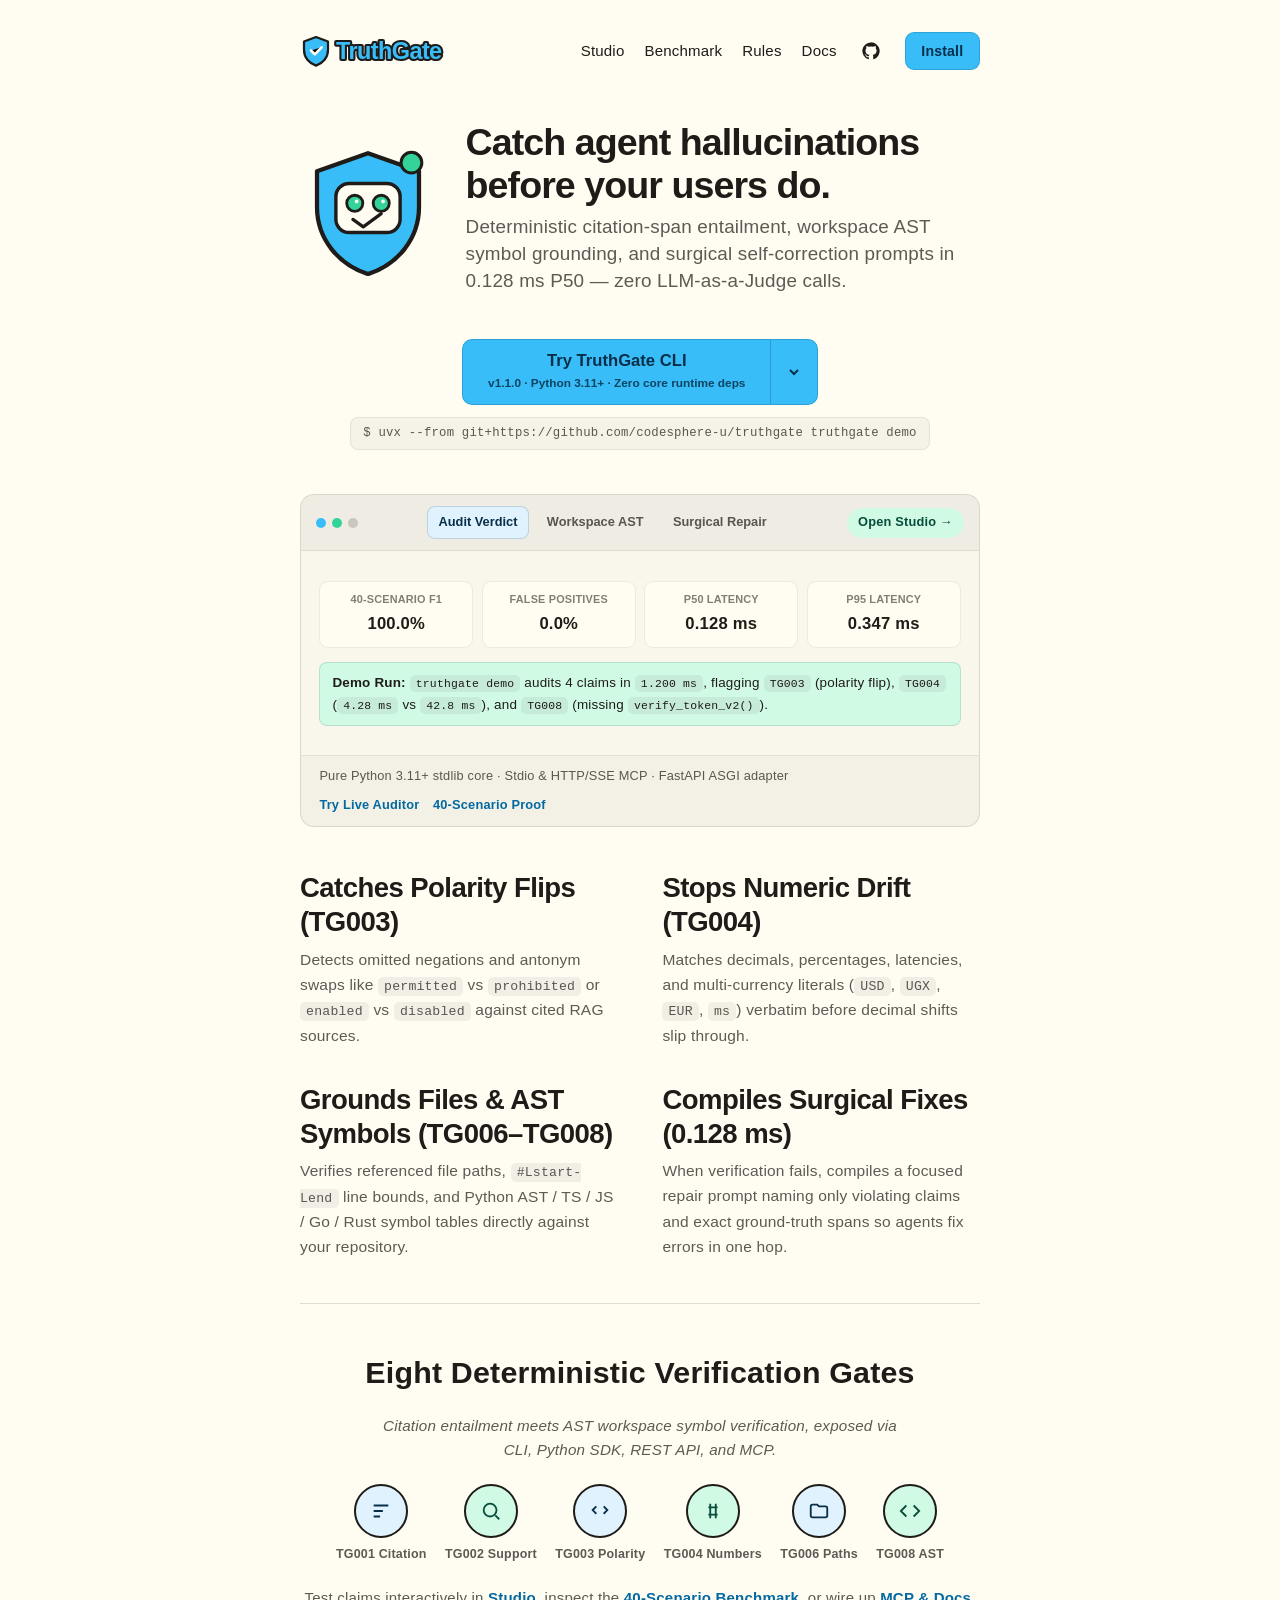
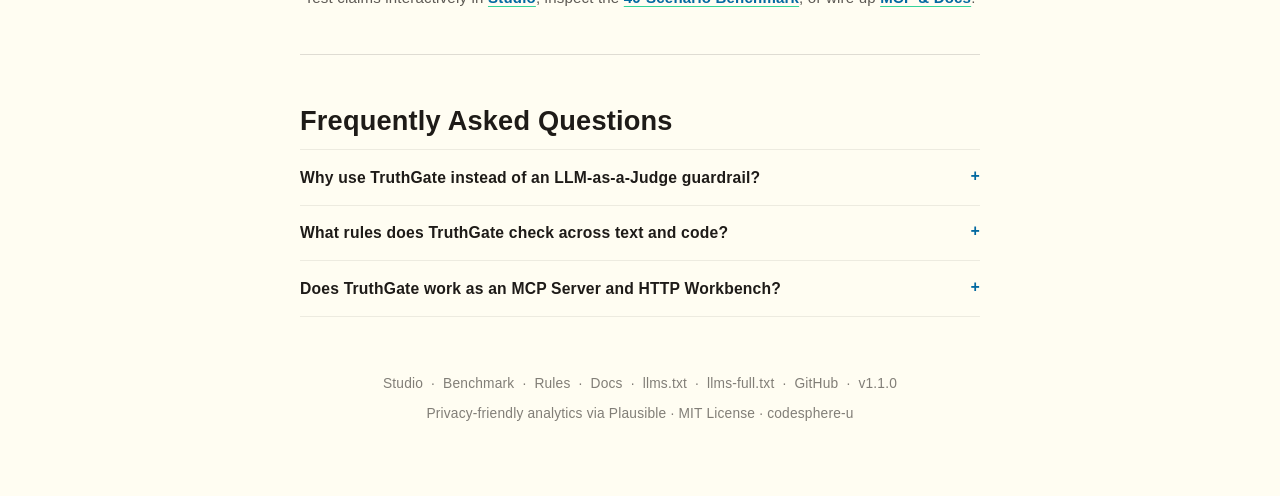
<file: website/index.html>
<!doctype html>
<html lang="en">
<head>
  <meta charset="utf-8">
  <meta name="viewport" content="width=device-width, initial-scale=1">
  <title>TruthGate — Deterministic Agent Hallucination &amp; AST Grounding Gate</title>
  <meta name="description" content="Catch phantom citations, negation polarity flips, numeric drift, and nonexistent code symbols in 0.128 ms with zero LLM judge calls or dependencies.">
  <meta name="keywords" content="TruthGate, hallucination detection, citation verification, negation inversion, numeric drift, workspace AST grounding, MCP server, Python verifier">
  <link rel="canonical" href="https://codesphere-u.github.io/truthgate/">
  <link rel="icon" type="image/svg+xml" href="favicon.svg">
  <link rel="manifest" href="manifest.webmanifest">
  <meta name="theme-color" content="#38bdf8">

  <meta property="og:type" content="website">
  <meta property="og:title" content="TruthGate — Deterministic Citation &amp; Symbol Verification Gate">
  <meta property="og:description" content="8 deterministic checks (TG001–TG008) catching agent hallucinations and compiling surgical repair prompts in 0.128 ms P50.">
  <meta property="og:url" content="https://codesphere-u.github.io/truthgate/">
  <meta property="og:image" content="https://codesphere-u.github.io/truthgate/og-image.svg">
  <meta property="og:image:alt" content="TruthGate v1.1.0 Azure Verification Shield mascot and 100.0% F1 benchmark summary">

  <meta name="twitter:card" content="summary_large_image">
  <meta name="twitter:title" content="TruthGate — Sub-Millisecond Agent Hallucination Auditor &amp; MCP Server">
  <meta name="twitter:description" content="100.0% recall, 0.0% false positive rate across 40 scenarios. Zero external runtime dependencies.">
  <meta name="twitter:image" content="https://codesphere-u.github.io/truthgate/og-image.svg">

  <link rel="stylesheet" href="styles.css">
  <script type="application/ld+json">
  {
    "@context": "https://schema.org",
    "@graph": [
      {
        "@type": "Organization",
        "@id": "https://codesphere-u.github.io/truthgate/#org",
        "name": "CodeSphere",
        "url": "https://github.com/codesphere-u",
        "founder": {
          "@type": "Person",
          "@id": "https://codesphere-u.github.io/truthgate/#founder",
          "name": "Akandwanaho Ivan Alvin",
          "url": "https://github.com/codesphere-u"
        }
      },
      {
        "@type": "WebSite",
        "@id": "https://codesphere-u.github.io/truthgate/#website",
        "url": "https://codesphere-u.github.io/truthgate/",
        "name": "TruthGate",
        "publisher": { "@id": "https://codesphere-u.github.io/truthgate/#org" }
      },
      {
        "@type": "SoftwareApplication",
        "@id": "https://codesphere-u.github.io/truthgate/#software",
        "name": "TruthGate",
        "applicationCategory": "DeveloperApplication",
        "operatingSystem": "macOS, Linux, Windows",
        "softwareVersion": "1.1.0",
        "license": "https://opensource.org/license/mit",
        "url": "https://codesphere-u.github.io/truthgate/",
        "downloadUrl": "https://github.com/codesphere-u/truthgate/releases/tag/v1.1.0",
        "publisher": { "@id": "https://codesphere-u.github.io/truthgate/#org" },
        "offers": {
          "@type": "Offer",
          "price": "0",
          "priceCurrency": "USD",
          "availability": "https://schema.org/InStock"
        },
        "featureList": [
          "8 deterministic rules (TG001–TG008) for citation entailment and workspace AST grounding",
          "Sub-millisecond verification (0.128 ms P50, 0.347 ms P95) with zero core dependencies",
          "JSON-RPC 2.0 Stdio MCP and Streamable HTTP/SSE MCP server integration",
          "Surgical self-correction prompt compiler for automated agent retry loops"
        ]
      },
      {
        "@type": "FAQPage",
        "mainEntity": [
          {
            "@type": "Question",
            "name": "Why use TruthGate instead of an LLM-as-a-Judge guardrail?",
            "acceptedAnswer": {
              "@type": "Answer",
              "text": "LLM judges add 1–3 seconds of latency, extra API cost, and stochastic variance. TruthGate verifies citations, negation polarity inversions, numeric/currency drift, and workspace AST file/symbol references deterministically in 0.128 ms P50 with 100.0% precision and recall on the 40-scenario benchmark."
            }
          },
          {
            "@type": "Question",
            "name": "What rules does TruthGate check across text and code?",
            "acceptedAnswer": {
              "@type": "Answer",
              "text": "Rules TG001–TG005 check phantom citations, IDF-weighted lexical/entity support, negation polarity flips, numeric/magnitude drift, and uncited factual assertions. Rules TG006–TG008 check workspace file paths, #Lstart-Lend line ranges, and Python AST or TS/JS/Go/Rust symbols."
            }
          },
          {
            "@type": "Question",
            "name": "Does TruthGate work as an MCP Server and HTTP Workbench?",
            "acceptedAnswer": {
              "@type": "Answer",
              "text": "Yes. Run truthgate mcp for JSON-RPC 2.0 Stdio MCP or truthgate serve-http for Streamable HTTP/SSE MCP, REST endpoints, Prometheus metrics, and the browser Workbench UI."
            }
          }
        ]
      }
    ]
  }
  </script>
</head>
<body data-analytics="plausible">
  <div class="page-col">
    <header class="site-header">
      <a class="brand-link" href="index.html" aria-label="TruthGate Home">
        <svg class="brand-wordmark-svg" viewBox="0 0 196 36" width="196" height="36" role="img" aria-label="TruthGate">
          <path d="M16 4L28 8.5v8.5c0 7.5-5.1 13.4-12 15.6-6.9-2.2-12-8.1-12-15.6V8.5L16 4Z" fill="#38bdf8" stroke="#1e1b18" stroke-width="2.2" stroke-linejoin="round"/>
          <path d="M11 17.5l3.8 3.8 6.8-7" stroke="#fffdf2" stroke-width="2.6" stroke-linecap="round" stroke-linejoin="round"/>
          <text x="36" y="25.5" font-family="-apple-system, BlinkMacSystemFont, 'Segoe UI', Roboto, sans-serif" font-size="23.5" font-weight="800" letter-spacing="-0.6" fill="none" stroke="#1e1b18" stroke-width="4.2" stroke-linejoin="round">TruthGate</text>
          <text x="36" y="25.5" font-family="-apple-system, BlinkMacSystemFont, 'Segoe UI', Roboto, sans-serif" font-size="23.5" font-weight="800" letter-spacing="-0.6" fill="#38bdf8">TruthGate</text>
        </svg>
      </a>
      <nav class="header-nav" aria-label="Primary navigation">
        <a href="studio.html">Studio</a>
        <a href="proof.html">Benchmark</a>
        <a href="rules.html">Rules</a>
        <a href="docs.html">Docs</a>
        <a class="icon-link" href="https://github.com/codesphere-u/truthgate" aria-label="TruthGate on GitHub">
          <svg width="18" height="18" viewBox="0 0 24 24" fill="currentColor" aria-hidden="true"><path d="M12 .5a11.5 11.5 0 0 0-3.64 22.41c.58.11.79-.25.79-.56v-2c-3.2.7-3.87-1.54-3.87-1.54-.52-1.33-1.28-1.69-1.28-1.69-1.05-.72.08-.7.08-.7 1.16.08 1.77 1.2 1.77 1.2 1.03 1.77 2.7 1.26 3.36.96.1-.75.4-1.26.73-1.55-2.55-.29-5.24-1.28-5.24-5.68 0-1.25.45-2.28 1.19-3.08-.12-.29-.52-1.46.11-3.05 0 0 .97-.31 3.17 1.18a10.9 10.9 0 0 1 5.78 0c2.2-1.49 3.17-1.18 3.17-1.18.63 1.59.23 2.76.11 3.05.74.8 1.19 1.83 1.19 3.08 0 4.41-2.69 5.39-5.25 5.67.41.36.78 1.06.78 2.14v3.17c0 .31.21.68.8.56A11.5 11.5 0 0 0 12 .5Z"/></svg>
        </a>
        <a class="nav-pill" href="docs.html#install">Install</a>
      </nav>
    </header>

    <main>
      <section class="hero-duo" aria-labelledby="hero-title">
        <div class="mascot-wrap">
          <svg viewBox="0 0 144 144" role="img" aria-label="TruthGate Azure verification shield mascot">
            <path d="M72 14L126 33v38c0 34-23 61-54 71-31-10-54-37-54-71V33l54-19Z" fill="#38bdf8" stroke="#1e1b18" stroke-width="4.5" stroke-linejoin="round"/>
            <rect x="38" y="46" width="68" height="52" rx="14" fill="#fffdf2" stroke="#1e1b18" stroke-width="3.6"/>
            <circle cx="58" cy="67" r="8.5" fill="#34d399" stroke="#1e1b18" stroke-width="3"/>
            <circle cx="86" cy="67" r="8.5" fill="#34d399" stroke="#1e1b18" stroke-width="3"/>
            <circle cx="60" cy="65" r="2" fill="#fffdf2"/>
            <circle cx="88" cy="65" r="2" fill="#fffdf2"/>
            <path d="M56 84l11 8 19-14" stroke="#1e1b18" stroke-width="3.4" stroke-linecap="round" stroke-linejoin="round" fill="none"/>
            <circle cx="118" cy="24" r="11" fill="#34d399" stroke="#1e1b18" stroke-width="3.2"/>
          </svg>
        </div>
        <div class="hero-copy">
          <h1 id="hero-title">Catch agent hallucinations before your users do.</h1>
          <p class="hero-sub">Deterministic citation-span entailment, workspace AST symbol grounding, and surgical self-correction prompts in 0.128 ms P50 &mdash; zero LLM-as-a-Judge calls.</p>
        </div>
      </section>

      <section class="cta-area" aria-label="Install TruthGate">
        <div class="split-btn-group">
          <button class="split-main" id="copy-main-cmd" type="button" data-copy="uvx --from git+https://github.com/codesphere-u/truthgate truthgate demo">
            <strong>Try TruthGate CLI</strong>
            <span>v1.1.0 &middot; Python 3.11+ &middot; Zero core runtime deps</span>
          </button>
          <button class="split-caret" id="cta-menu-btn" type="button" aria-label="Switch install command" aria-expanded="false">
            <svg width="16" height="16" viewBox="0 0 16 16" fill="none" stroke="currentColor" stroke-width="2" aria-hidden="true"><path d="M4 6l4 4 4-4"/></svg>
          </button>
        </div>
        <div class="cmd-caption" id="main-cmd-caption">$ uvx --from git+https://github.com/codesphere-u/truthgate truthgate demo</div>

        <div class="cta-popover" id="cta-popover" role="dialog" aria-label="Install options">
          <div class="pop-tabs" role="tablist">
            <button class="pop-tab active" type="button" data-pop-cmd="uvx --from git+https://github.com/codesphere-u/truthgate truthgate demo">uvx Demo</button>
            <button class="pop-tab" type="button" data-pop-cmd="pip install git+https://github.com/codesphere-u/truthgate.git">pip</button>
            <button class="pop-tab" type="button" data-pop-cmd="truthgate mcp">Stdio MCP</button>
            <button class="pop-tab" type="button" data-pop-cmd="truthgate serve-http --host 127.0.0.1 --port 8000">HTTP Workbench</button>
          </div>
          <div class="pop-cmd">
            <code id="pop-cmd-text">uvx --from git+https://github.com/codesphere-u/truthgate truthgate demo</code>
            <button class="copy-icon-btn" id="pop-copy-btn" type="button" aria-label="Copy selected command">
              <svg width="15" height="15" viewBox="0 0 24 24" fill="none" stroke="currentColor" stroke-width="2"><rect x="9" y="9" width="13" height="13" rx="2"/><path d="M5 15H4a2 2 0 0 1-2-2V4a2 2 0 0 1 2-2h9a2 2 0 0 1 2 2v1"/></svg>
            </button>
          </div>
        </div>
      </section>

      <section class="preview-frame" aria-label="TruthGate Audit Preview">
        <div class="frame-bar">
          <div class="dots" aria-hidden="true"><span></span><span></span><span></span></div>
          <div class="frame-tabs" role="tablist">
            <button class="frame-tab active" type="button" data-preview="verdict">Audit Verdict</button>
            <button class="frame-tab" type="button" data-preview="ast">Workspace AST</button>
            <button class="frame-tab" type="button" data-preview="repair">Surgical Repair</button>
          </div>
          <a class="frame-open-link" href="studio.html">Open Studio &rarr;</a>
        </div>
        <div class="preview-body">
          <div class="preview-pane" data-preview-pane="verdict">
            <div class="score-row">
              <div class="score-cell"><span>40-Scenario F1</span><strong>100.0%</strong></div>
              <div class="score-cell"><span>False Positives</span><strong>0.0%</strong></div>
              <div class="score-cell"><span>P50 Latency</span><strong>0.128 ms</strong></div>
              <div class="score-cell"><span>P95 Latency</span><strong>0.347 ms</strong></div>
            </div>
            <p class="diag-note"><strong>Demo Run:</strong> <code>truthgate demo</code> audits 4 claims in <code>1.200 ms</code>, flagging <code>TG003</code> (polarity flip), <code>TG004</code> (<code>4.28 ms</code> vs <code>42.8 ms</code>), and <code>TG008</code> (missing <code>verify_token_v2()</code>).</p>
          </div>
          <div class="preview-pane" data-preview-pane="ast" hidden>
            <div class="rw-list">
              <div class="rw-item warn-border"><span>TG008 &middot; PHANTOM CODE SYMBOL &middot; CRITICAL</span><p>Symbol <code>verify_token_v2</code> not found in <code>src/auth/jwt.py</code> AST (available: <code>verify_token</code>, <code>decode_payload</code>, <code>TokenValidator</code>).</p></div>
              <div class="rw-item"><span>TG007 &middot; OUT-OF-BOUNDS LINE RANGE &middot; HIGH</span><p>Prevents responses from citing <code>#L120-L150</code> on a 24-line file or non-existent paths (<code>TG006</code>).</p></div>
            </div>
          </div>
          <div class="preview-pane" data-preview-pane="repair" hidden>
            <div class="rw-list">
              <div class="rw-item"><span>SURGICAL SELF-CORRECTION COMPILER</span><p><code>1. [TG003] Offending statement: "TLS 1.0 is permitted..." &rarr; Evidence: "TLS 1.0 is not permitted in production environments."</code></p></div>
              <div class="rw-item"><span>VERBATIM NUMERIC FIX</span><p><code>2. [TG004] Claim reports '4.28 ms' vs source value [42.8 ms]. Rewrite using exact metric.</code></p></div>
            </div>
          </div>
        </div>
        <div class="preview-foot">
          <span>Pure Python 3.11+ stdlib core &middot; Stdio &amp; HTTP/SSE MCP &middot; FastAPI ASGI adapter</span>
          <span class="preview-foot-links">
            <a href="studio.html">Try Live Auditor</a>
            <a href="proof.html">40-Scenario Proof</a>
          </span>
        </div>
      </section>

      <section class="editorial-grid" aria-label="Core capabilities">
        <div>
          <h2>Catches Polarity Flips (TG003)</h2>
          <p>Detects omitted negations and antonym swaps like <code>permitted</code> vs <code>prohibited</code> or <code>enabled</code> vs <code>disabled</code> against cited RAG sources.</p>
        </div>
        <div>
          <h2>Stops Numeric Drift (TG004)</h2>
          <p>Matches decimals, percentages, latencies, and multi-currency literals (<code>USD</code>, <code>UGX</code>, <code>EUR</code>, <code>ms</code>) verbatim before decimal shifts slip through.</p>
        </div>
        <div>
          <h2>Grounds Files &amp; AST Symbols (TG006&ndash;TG008)</h2>
          <p>Verifies referenced file paths, <code>#Lstart-Lend</code> line bounds, and Python AST / TS / JS / Go / Rust symbol tables directly against your repository.</p>
        </div>
        <div>
          <h2>Compiles Surgical Fixes (0.128 ms)</h2>
          <p>When verification fails, compiles a focused repair prompt naming only violating claims and exact ground-truth spans so agents fix errors in one hop.</p>
        </div>
      </section>

      <hr class="hairline">

      <section class="ecosystem-section" aria-labelledby="gates-heading">
        <h2 id="gates-heading">Eight Deterministic Verification Gates</h2>
        <p class="ecosystem-sub">Citation entailment meets AST workspace symbol verification, exposed via CLI, Python SDK, REST API, and MCP.</p>
        <div class="eco-badges">
          <div class="eco-item"><div class="eco-circle" aria-hidden="true"><svg width="22" height="22" viewBox="0 0 24 24" fill="none" stroke="currentColor" stroke-width="2"><path d="M4 6h16M4 12h10M4 18h7"/></svg></div><span>TG001 Citation</span></div>
          <div class="eco-item"><div class="eco-circle" aria-hidden="true"><svg width="22" height="22" viewBox="0 0 24 24" fill="none" stroke="currentColor" stroke-width="2"><circle cx="11" cy="11" r="7"/><path d="M21 21l-4.3-4.3"/></svg></div><span>TG002 Support</span></div>
          <div class="eco-item"><div class="eco-circle" aria-hidden="true"><svg width="22" height="22" viewBox="0 0 24 24" fill="none" stroke="currentColor" stroke-width="2"><path d="M8 7l-4 4 4 4M16 7l4 4-4 4"/></svg></div><span>TG003 Polarity</span></div>
          <div class="eco-item"><div class="eco-circle" aria-hidden="true"><svg width="22" height="22" viewBox="0 0 24 24" fill="none" stroke="currentColor" stroke-width="2"><path d="M7 8h10M7 16h10M9 4v16M15 4v16"/></svg></div><span>TG004 Numbers</span></div>
          <div class="eco-item"><div class="eco-circle" aria-hidden="true"><svg width="22" height="22" viewBox="0 0 24 24" fill="none" stroke="currentColor" stroke-width="2"><path d="M3 7v10a2 2 0 0 0 2 2h14a2 2 0 0 0 2-2V9a2 2 0 0 0-2-2h-7l-2-2H5a2 2 0 0 0-2 2Z"/></svg></div><span>TG006 Paths</span></div>
          <div class="eco-item"><div class="eco-circle" aria-hidden="true"><svg width="22" height="22" viewBox="0 0 24 24" fill="none" stroke="currentColor" stroke-width="2"><polyline points="16 18 22 12 16 6"/><polyline points="8 6 2 12 8 18"/></svg></div><span>TG008 AST</span></div>
        </div>
        <p class="inline-cta-links">
          Test claims interactively in <a href="studio.html">Studio</a>, inspect the <a href="proof.html">40-Scenario Benchmark</a>, or wire up <a href="docs.html">MCP &amp; Docs</a>.
        </p>
      </section>

      <hr class="hairline">

      <section aria-labelledby="faq-heading">
        <h2 class="sec-title" id="faq-heading">Frequently Asked Questions</h2>
        <div class="faq-stack">
          <details class="faq-item">
            <summary>Why use TruthGate instead of an LLM-as-a-Judge guardrail?</summary>
            <p>LLM judges add 1&ndash;3 seconds of latency, extra API cost, and stochastic variance. TruthGate audits citations, negation flips, numeric drift, and AST symbols deterministically in <code>0.128 ms</code> P50 with <code>100.0%</code> precision and recall on its 40-scenario benchmark.</p>
          </details>
          <details class="faq-item">
            <summary>What rules does TruthGate check across text and code?</summary>
            <p><code>TG001</code>&ndash;<code>TG005</code> check phantom source IDs, IDF-weighted entity support, negation/antonym polarity inversions, numeric/currency drift, and uncited factual assertions. <code>TG006</code>&ndash;<code>TG008</code> ground file paths, <code>#Lstart-Lend</code> ranges, and AST symbols.</p>
          </details>
          <details class="faq-item">
            <summary>Does TruthGate work as an MCP Server and HTTP Workbench?</summary>
            <p>Yes. Run <code>truthgate mcp</code> for Stdio JSON-RPC 2.0 MCP or <code>truthgate serve-http</code> for Streamable HTTP/SSE MCP, REST endpoints, Prometheus metrics, and the Workbench UI.</p>
          </details>
        </div>
      </section>
    </main>

    <footer class="site-footer">
      <div class="footer-links">
        <a href="studio.html">Studio</a> &middot;
        <a href="proof.html">Benchmark</a> &middot;
        <a href="rules.html">Rules</a> &middot;
        <a href="docs.html">Docs</a> &middot;
        <a href="llms.txt">llms.txt</a> &middot;
        <a href="llms-full.txt">llms-full.txt</a> &middot;
        <a href="https://github.com/codesphere-u/truthgate">GitHub</a> &middot;
        <a href="https://github.com/codesphere-u/truthgate/releases/tag/v1.1.0">v1.1.0</a>
      </div>
      <div>Privacy-friendly analytics via Plausible &middot; MIT License &middot; <a href="https://github.com/codesphere-u">codesphere-u</a></div>
    </footer>
  </div>
  <div class="toast" id="toast" role="status" aria-live="polite"></div>
  <script src="app.js"></script>
</body>
</html>
</file>
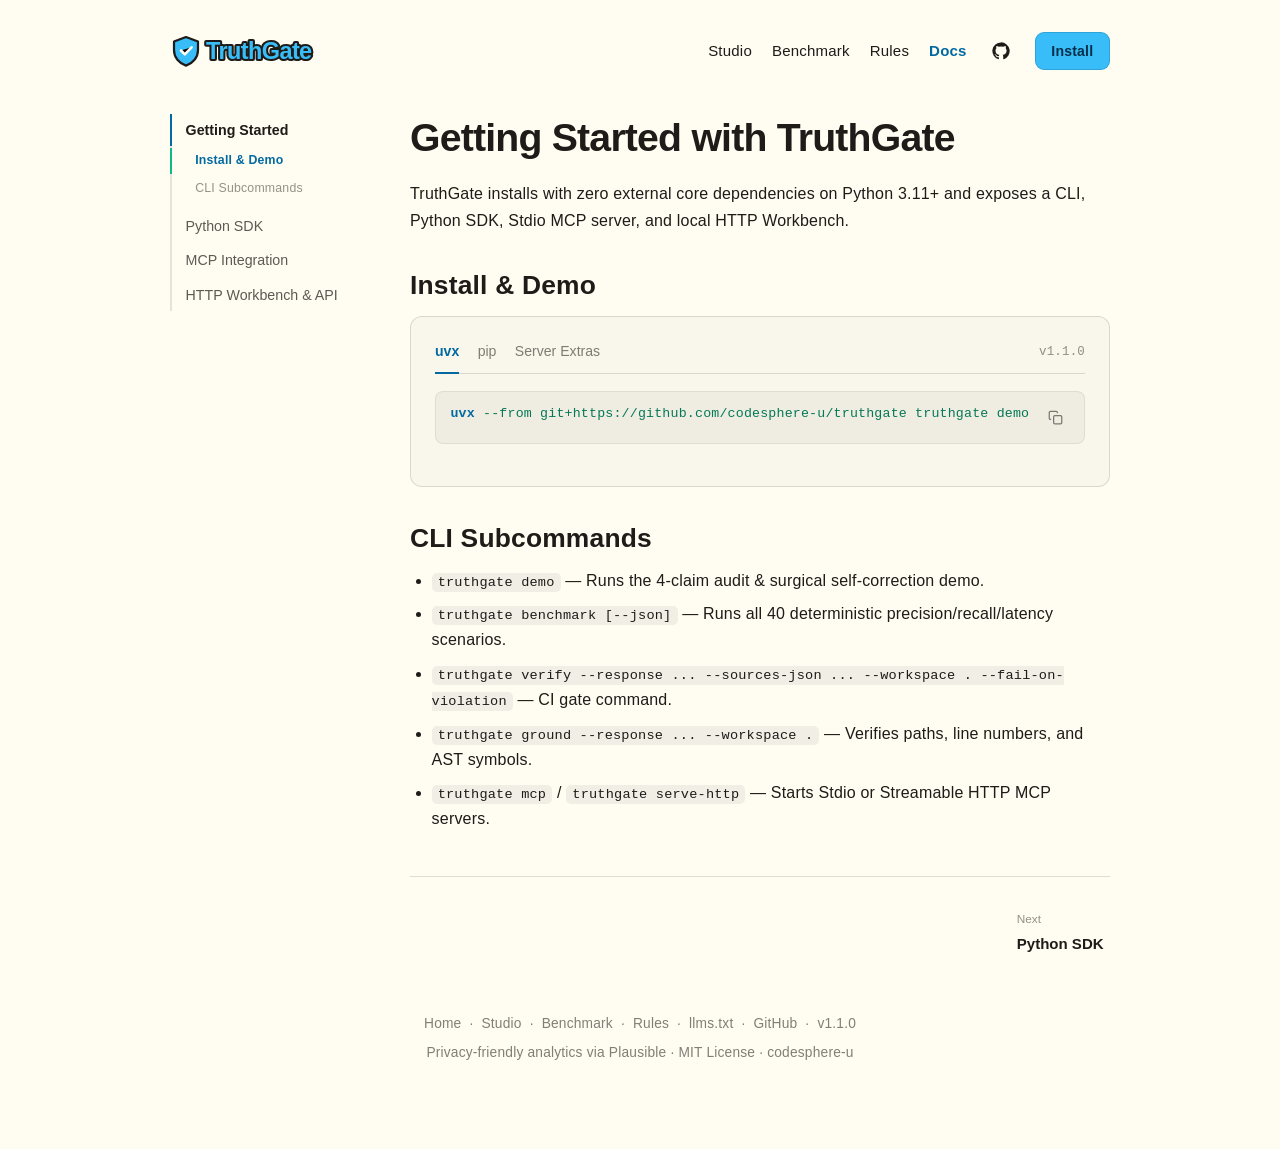
<file: website/docs.html>
<!doctype html>
<html lang="en">
<head>
  <meta charset="utf-8">
  <meta name="viewport" content="width=device-width, initial-scale=1">
  <title>Documentation — TruthGate CLI, Python SDK, MCP &amp; HTTP API</title>
  <meta name="description" content="Install TruthGate, run deterministic TG001–TG008 audits in Python or CI, connect Stdio/HTTP MCP tools, and deploy the HTTP Workbench.">
  <link rel="canonical" href="https://codesphere-u.github.io/truthgate/docs.html">
  <link rel="icon" type="image/svg+xml" href="favicon.svg">
  <link rel="manifest" href="manifest.webmanifest">
  <meta name="theme-color" content="#38bdf8">

  <meta property="og:type" content="article">
  <meta property="og:title" content="TruthGate Documentation — CLI, SDK, MCP &amp; HTTP Server">
  <meta property="og:description" content="Full installation, Python SDK, MCP tool reference, REST endpoints, and Docker setup for TruthGate v1.1.0.">
  <meta property="og:url" content="https://codesphere-u.github.io/truthgate/docs.html">
  <meta property="og:image" content="https://codesphere-u.github.io/truthgate/og-image.svg">

  <link rel="stylesheet" href="styles.css">
  <script type="application/ld+json">
  {
    "@context": "https://schema.org",
    "@type": "TechArticle",
    "headline": "TruthGate v1.1.0 Documentation",
    "url": "https://codesphere-u.github.io/truthgate/docs.html",
    "author": { "@id": "https://codesphere-u.github.io/truthgate/#org" },
    "isPartOf": { "@id": "https://codesphere-u.github.io/truthgate/#website" }
  }
  </script>
</head>
<body data-analytics="plausible">
  <div class="page-col page-col-docs">
    <header class="site-header">
      <a class="brand-link" href="index.html" aria-label="TruthGate Home">
        <svg class="brand-wordmark-svg" viewBox="0 0 196 36" width="196" height="36" role="img" aria-label="TruthGate">
          <path d="M16 4L28 8.5v8.5c0 7.5-5.1 13.4-12 15.6-6.9-2.2-12-8.1-12-15.6V8.5L16 4Z" fill="#38bdf8" stroke="#1e1b18" stroke-width="2.2" stroke-linejoin="round"/>
          <path d="M11 17.5l3.8 3.8 6.8-7" stroke="#fffdf2" stroke-width="2.6" stroke-linecap="round" stroke-linejoin="round"/>
          <text x="36" y="25.5" font-family="-apple-system, BlinkMacSystemFont, 'Segoe UI', Roboto, sans-serif" font-size="23.5" font-weight="800" letter-spacing="-0.6" fill="none" stroke="#1e1b18" stroke-width="4.2" stroke-linejoin="round">TruthGate</text>
          <text x="36" y="25.5" font-family="-apple-system, BlinkMacSystemFont, 'Segoe UI', Roboto, sans-serif" font-size="23.5" font-weight="800" letter-spacing="-0.6" fill="#38bdf8">TruthGate</text>
        </svg>
      </a>
      <nav class="header-nav" aria-label="Primary navigation">
        <a href="studio.html">Studio</a>
        <a href="proof.html">Benchmark</a>
        <a href="rules.html">Rules</a>
        <a class="active" href="docs.html">Docs</a>
        <a class="icon-link" href="https://github.com/codesphere-u/truthgate" aria-label="TruthGate on GitHub">
          <svg width="18" height="18" viewBox="0 0 24 24" fill="currentColor" aria-hidden="true"><path d="M12 .5a11.5 11.5 0 0 0-3.64 22.41c.58.11.79-.25.79-.56v-2c-3.2.7-3.87-1.54-3.87-1.54-.52-1.33-1.28-1.69-1.28-1.69-1.05-.72.08-.7.08-.7 1.16.08 1.77 1.2 1.77 1.2 1.03 1.77 2.7 1.26 3.36.96.1-.75.4-1.26.73-1.55-2.55-.29-5.24-1.28-5.24-5.68 0-1.25.45-2.28 1.19-3.08-.12-.29-.52-1.46.11-3.05 0 0 .97-.31 3.17 1.18a10.9 10.9 0 0 1 5.78 0c2.2-1.49 3.17-1.18 3.17-1.18.63 1.59.23 2.76.11 3.05.74.8 1.19 1.83 1.19 3.08 0 4.41-2.69 5.39-5.25 5.67.41.36.78 1.06.78 2.14v3.17c0 .31.21.68.8.56A11.5 11.5 0 0 0 12 .5Z"/></svg>
        </a>
        <a class="nav-pill" href="docs.html#install">Install</a>
      </nav>
    </header>

    <main>
      <div class="docs-mobile-nav" role="navigation" aria-label="Documentation topics">
        <button class="docs-mobile-chip active" type="button" data-doc-target="install">Install &amp; CLI</button>
        <button class="docs-mobile-chip" type="button" data-doc-target="sdk">Python SDK</button>
        <button class="docs-mobile-chip" type="button" data-doc-target="mcp">MCP Server</button>
        <button class="docs-mobile-chip" type="button" data-doc-target="http">HTTP Workbench</button>
      </div>

      <div class="docs-layout">
        <aside class="docs-sidebar" aria-label="Documentation sections">
          <ul class="docs-rail">
            <li class="doc-nav-item">
              <button class="doc-nav-link active" type="button" data-doc-target="install">Getting Started</button>
              <ul class="doc-subrail open" data-doc-subrail="install">
                <li><a class="doc-sub-link active" href="#install-cli">Install &amp; Demo</a></li>
                <li><a class="doc-sub-link" href="#cli-verbs">CLI Subcommands</a></li>
              </ul>
            </li>
            <li class="doc-nav-item">
              <button class="doc-nav-link" type="button" data-doc-target="sdk">Python SDK</button>
              <ul class="doc-subrail" data-doc-subrail="sdk">
                <li><a class="doc-sub-link" href="#verifier-api">TruthGateVerifier</a></li>
                <li><a class="doc-sub-link" href="#grounding-api">WorkspaceSymbolGrounder</a></li>
              </ul>
            </li>
            <li class="doc-nav-item">
              <button class="doc-nav-link" type="button" data-doc-target="mcp">MCP Integration</button>
              <ul class="doc-subrail" data-doc-subrail="mcp">
                <li><a class="doc-sub-link" href="#mcp-tools">Tools &amp; Resources</a></li>
                <li><a class="doc-sub-link" href="#mcp-prompts">Prompts</a></li>
              </ul>
            </li>
            <li class="doc-nav-item">
              <button class="doc-nav-link" type="button" data-doc-target="http">HTTP Workbench &amp; API</button>
              <ul class="doc-subrail" data-doc-subrail="http">
                <li><a class="doc-sub-link" href="#rest-endpoints">REST Endpoints</a></li>
                <li><a class="doc-sub-link" href="#docker-check">Docker &amp; Quality</a></li>
              </ul>
            </li>
          </ul>
        </aside>

        <article class="doc-content">
          <section class="doc-section" data-doc-section="install" id="install">
            <h1>Getting Started with TruthGate</h1>
            <p>TruthGate installs with zero external core dependencies on Python 3.11+ and exposes a CLI, Python SDK, Stdio MCP server, and local HTTP Workbench.</p>

            <h2 id="install-cli">Install &amp; Demo</h2>
            <div class="handy-card">
              <div class="handy-tabs-bar">
                <div class="handy-tabs" role="tablist">
                  <button class="handy-tab active" type="button" data-tab="uvx">uvx</button>
                  <button class="handy-tab" type="button" data-tab="pip">pip</button>
                  <button class="handy-tab" type="button" data-tab="server">Server Extras</button>
                </div>
                <span class="version-tag">v1.1.0</span>
              </div>
              <div class="doc-codeblock" data-tab-pane="uvx">
                <pre><span class="syn-cmd">uvx</span> <span class="syn-arg">--from git+https://github.com/codesphere-u/truthgate truthgate demo</span></pre>
                <button class="copy-icon-btn" type="button" data-copy-target="pre" aria-label="Copy uvx command">
                  <svg width="15" height="15" viewBox="0 0 24 24" fill="none" stroke="currentColor" stroke-width="2"><rect x="9" y="9" width="13" height="13" rx="2"/><path d="M5 15H4a2 2 0 0 1-2-2V4a2 2 0 0 1 2-2h9a2 2 0 0 1 2 2v1"/></svg>
                </button>
              </div>
              <div class="doc-codeblock" data-tab-pane="pip" hidden>
                <pre><span class="syn-cmd">pip</span> <span class="syn-arg">install git+https://github.com/codesphere-u/truthgate.git</span></pre>
                <button class="copy-icon-btn" type="button" data-copy-target="pre" aria-label="Copy pip command">
                  <svg width="15" height="15" viewBox="0 0 24 24" fill="none" stroke="currentColor" stroke-width="2"><rect x="9" y="9" width="13" height="13" rx="2"/><path d="M5 15H4a2 2 0 0 1-2-2V4a2 2 0 0 1 2-2h9a2 2 0 0 1 2 2v1"/></svg>
                </button>
              </div>
              <div class="doc-codeblock" data-tab-pane="server" hidden>
                <pre><span class="syn-cmd">pip</span> <span class="syn-arg">install -e ".[server]"</span></pre>
                <button class="copy-icon-btn" type="button" data-copy-target="pre" aria-label="Copy server extras command">
                  <svg width="15" height="15" viewBox="0 0 24 24" fill="none" stroke="currentColor" stroke-width="2"><rect x="9" y="9" width="13" height="13" rx="2"/><path d="M5 15H4a2 2 0 0 1-2-2V4a2 2 0 0 1 2-2h9a2 2 0 0 1 2 2v1"/></svg>
                </button>
              </div>
            </div>

            <h2 id="cli-verbs">CLI Subcommands</h2>
            <ul>
              <li><code>truthgate demo</code> &mdash; Runs the 4-claim audit &amp; surgical self-correction demo.</li>
              <li><code>truthgate benchmark [--json]</code> &mdash; Runs all 40 deterministic precision/recall/latency scenarios.</li>
              <li><code>truthgate verify --response ... --sources-json ... --workspace . --fail-on-violation</code> &mdash; CI gate command.</li>
              <li><code>truthgate ground --response ... --workspace .</code> &mdash; Verifies paths, line numbers, and AST symbols.</li>
              <li><code>truthgate mcp</code> / <code>truthgate serve-http</code> &mdash; Starts Stdio or Streamable HTTP MCP servers.</li>
            </ul>
          </section>

          <section class="doc-section" data-doc-section="sdk" hidden>
            <h1>Python SDK &amp; Grounding Engine</h1>
            <p>Import <code>TruthGateVerifier</code> and <code>SourceDocument</code> inside any RAG pipeline or multi-agent retry loop.</p>

            <h2 id="verifier-api">TruthGateVerifier</h2>
            <div class="doc-codeblock">
              <pre>from truthgate import SourceDocument, TruthGateVerifier

sources = [
    SourceDocument(
        source_id="sec_policy",
        title="TLS Policy",
        content="TLS 1.0 is not permitted in production environments.",
    )
]
result = TruthGateVerifier().verify(
    response_text="TLS 1.0 is permitted in production environments [sec_policy].",
    sources=sources,
)
assert not result.passed
print(result.repair_prompt)</pre>
              <button class="copy-icon-btn" type="button" data-copy-target="pre" aria-label="Copy Python SDK snippet">
                <svg width="15" height="15" viewBox="0 0 24 24" fill="none" stroke="currentColor" stroke-width="2"><rect x="9" y="9" width="13" height="13" rx="2"/><path d="M5 15H4a2 2 0 0 1-2-2V4a2 2 0 0 1 2-2h9a2 2 0 0 1 2 2v1"/></svg>
              </button>
            </div>

            <h2 id="grounding-api">WorkspaceSymbolGrounder</h2>
            <p>Validates markdown code references across Python ASTs and TypeScript/JavaScript/Go/Rust symbol tables with path-traversal protection.</p>
          </section>

          <section class="doc-section" data-doc-section="mcp" hidden>
            <h1>Model Context Protocol (MCP) Server</h1>
            <p>Connect TruthGate directly to Claude Desktop, Cursor, or Antigravity via JSON-RPC 2.0 Stdio or Streamable HTTP.</p>

            <h2 id="mcp-tools">Tools &amp; Resources</h2>
            <ul>
              <li><code>truthgate_verify_response</code> &mdash; Full entailment + workspace grounding + surgical repair prompt.</li>
              <li><code>truthgate_ground_workspace_refs</code> &mdash; File, line-range, and AST symbol checker (`TG006`&ndash;`TG008`).</li>
              <li><code>truthgate_list_rules</code> &mdash; Returns structured metadata for <code>TG001</code>&ndash;<code>TG008</code>.</li>
              <li><code>truthgate_run_benchmark</code> &mdash; Executes the 40-scenario benchmark suite via MCP.</li>
              <li>Resources: <code>truthgate://rules</code>, <code>truthgate://benchmark/scenarios</code>, <code>truthgate://docs/architecture</code>.</li>
            </ul>

            <h2 id="mcp-prompts">Built-in Prompts</h2>
            <p>Exposes <code>audit-response</code>, <code>ground-workspace</code>, and <code>surgical-repair</code> prompt templates over <code>prompts/list</code>.</p>
          </section>

          <section class="doc-section" data-doc-section="http" hidden>
            <h1>HTTP Workbench &amp; REST API</h1>
            <p>Launch the local server with <code>truthgate serve-http --host 127.0.0.1 --port 8000</code> or deploy via <code>api/index.py</code> (FastAPI ASGI).</p>

            <h2 id="rest-endpoints">REST &amp; Observability Endpoints</h2>
            <ul>
              <li><code>GET /</code> &mdash; Interactive Workbench UI when <code>Accept: text/html</code>, service JSON otherwise.</li>
              <li><code>GET</code> / <code>HEAD /health</code>, <code>/healthz</code>, <code>/readyz</code>, <code>/info</code> &amp; <code>/metrics</code> (Prometheus or JSON).</li>
              <li><code>POST /mcp</code> &amp; <code>GET /mcp</code> (SSE) &mdash; Streamable HTTP MCP transport.</li>
              <li><code>GET /api/rules</code>, <code>/api/demo</code>, <code>/api/benchmark</code> &amp; <code>POST /api/verify</code>, <code>/api/ground</code>, <code>/api/decompose</code>.</li>
            </ul>

            <h2 id="docker-check">Docker &amp; Quality Gates</h2>
            <p>75 unit and HTTP integration tests pass with &ge;90% coverage alongside strict <code>ruff</code>, <code>mypy truthgate api scripts</code>, <code>pip-audit</code>, and non-root Docker verification.</p>
          </section>

          <div class="doc-pagination">
            <button class="page-step-btn prev" id="doc-prev-btn" type="button" hidden>
              <small>Previous</small>
              <strong id="doc-prev-label">Getting Started</strong>
            </button>
            <button class="page-step-btn next" id="doc-next-btn" type="button">
              <small>Next</small>
              <strong id="doc-next-label">Python SDK</strong>
            </button>
          </div>
        </article>
      </div>
    </main>

    <footer class="site-footer">
      <div class="footer-links">
        <a href="index.html">Home</a> &middot;
        <a href="studio.html">Studio</a> &middot;
        <a href="proof.html">Benchmark</a> &middot;
        <a href="rules.html">Rules</a> &middot;
        <a href="llms.txt">llms.txt</a> &middot;
        <a href="https://github.com/codesphere-u/truthgate">GitHub</a> &middot;
        <a href="https://github.com/codesphere-u/truthgate/releases/tag/v1.1.0">v1.1.0</a>
      </div>
      <div>Privacy-friendly analytics via Plausible &middot; MIT License &middot; <a href="https://github.com/codesphere-u">codesphere-u</a></div>
    </footer>
  </div>
  <div class="toast" id="toast" role="status" aria-live="polite"></div>
  <script src="app.js"></script>
</body>
</html>
</file>
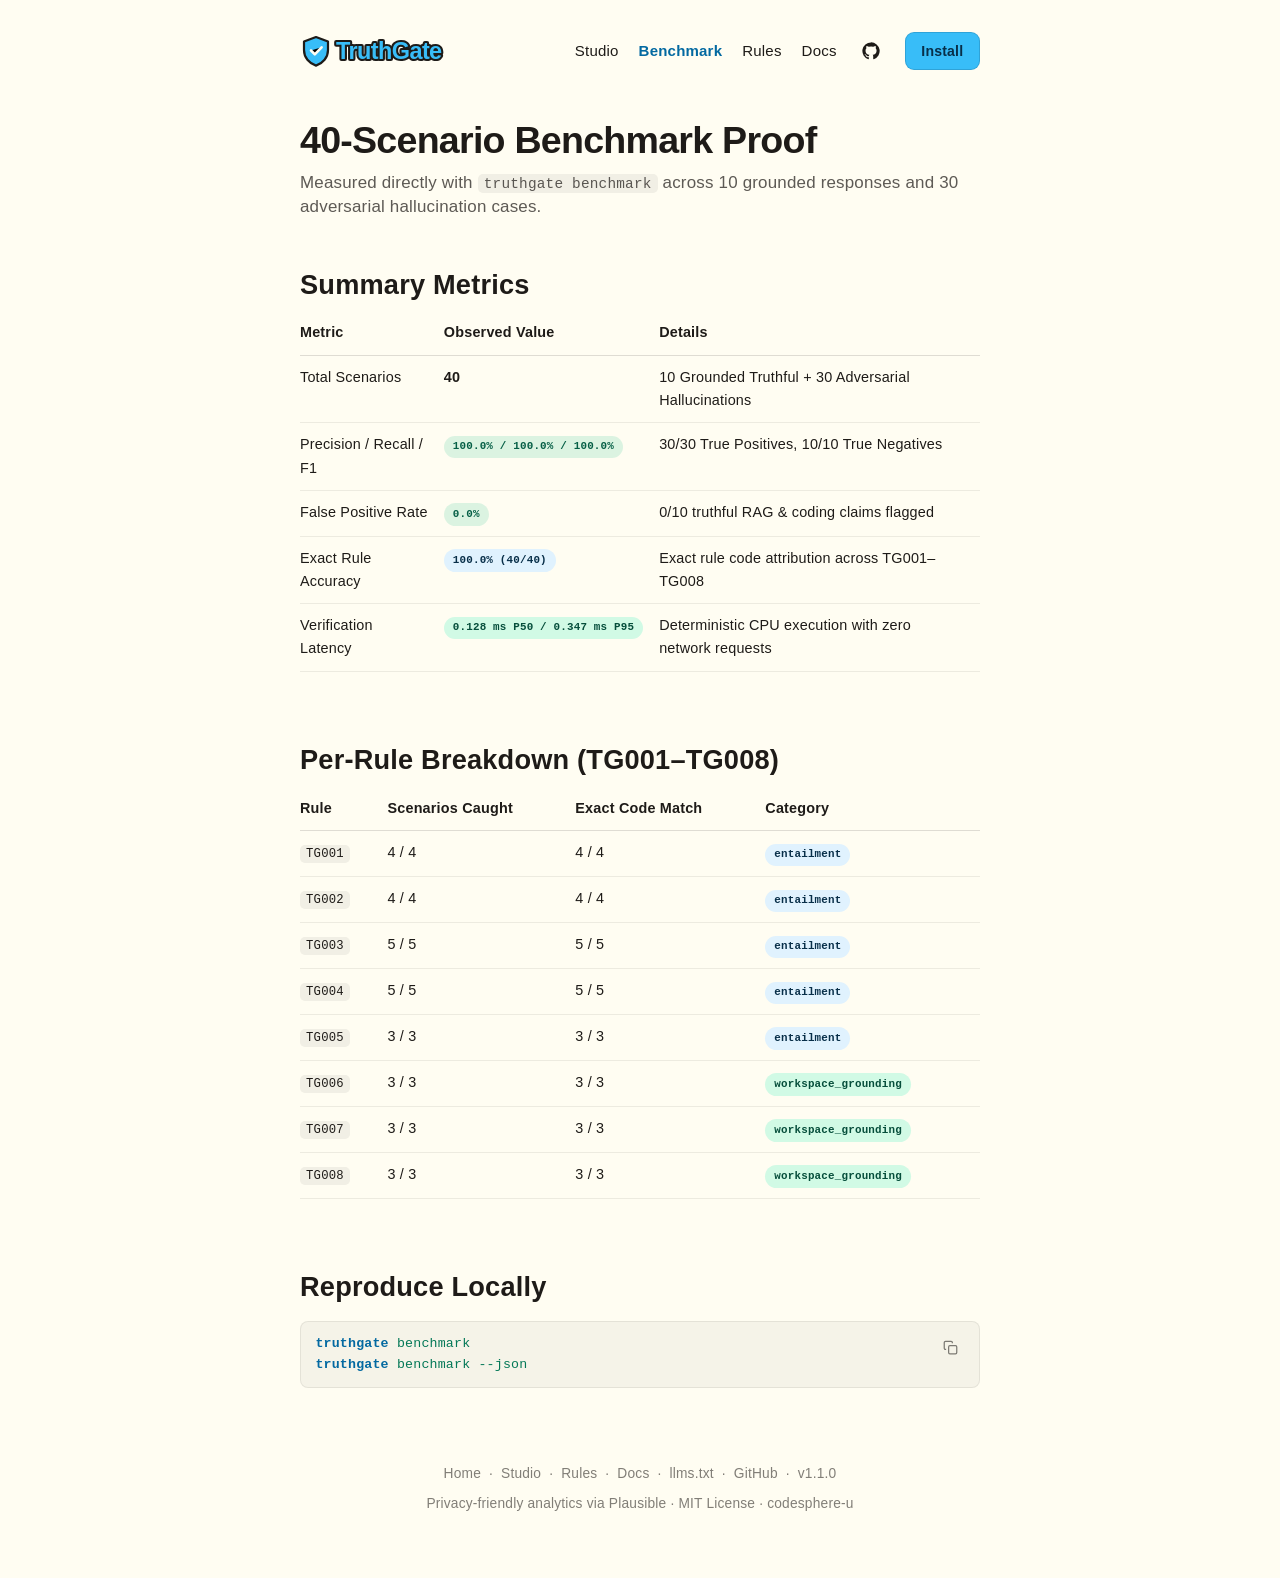
<file: website/proof.html>
<!doctype html>
<html lang="en">
<head>
  <meta charset="utf-8">
  <meta name="viewport" content="width=device-width, initial-scale=1">
  <title>40-Scenario Benchmark Proof — TruthGate</title>
  <meta name="description" content="Reproducible 40-scenario benchmark results for TruthGate: 100.0% precision, 100.0% recall, 0.0% false positive rate, and 0.128 ms P50 latency.">
  <link rel="canonical" href="https://codesphere-u.github.io/truthgate/proof.html">
  <link rel="icon" type="image/svg+xml" href="favicon.svg">
  <link rel="manifest" href="manifest.webmanifest">
  <meta name="theme-color" content="#38bdf8">

  <meta property="og:type" content="article">
  <meta property="og:title" content="TruthGate Benchmark Proof — 100.0% Precision &amp; 0.128 ms P50">
  <meta property="og:description" content="Every TG001–TG008 scenario result from truthgate benchmark verified offline on Python 3.12.">
  <meta property="og:url" content="https://codesphere-u.github.io/truthgate/proof.html">
  <meta property="og:image" content="https://codesphere-u.github.io/truthgate/og-image.svg">

  <link rel="stylesheet" href="styles.css">
  <script type="application/ld+json">
  {
    "@context": "https://schema.org",
    "@type": "TechArticle",
    "headline": "TruthGate 40-Scenario Benchmark Proof",
    "url": "https://codesphere-u.github.io/truthgate/proof.html",
    "author": { "@id": "https://codesphere-u.github.io/truthgate/#org" },
    "isPartOf": { "@id": "https://codesphere-u.github.io/truthgate/#website" }
  }
  </script>
</head>
<body data-analytics="plausible">
  <div class="page-col">
    <header class="site-header">
      <a class="brand-link" href="index.html" aria-label="TruthGate Home">
        <svg class="brand-wordmark-svg" viewBox="0 0 196 36" width="196" height="36" role="img" aria-label="TruthGate">
          <path d="M16 4L28 8.5v8.5c0 7.5-5.1 13.4-12 15.6-6.9-2.2-12-8.1-12-15.6V8.5L16 4Z" fill="#38bdf8" stroke="#1e1b18" stroke-width="2.2" stroke-linejoin="round"/>
          <path d="M11 17.5l3.8 3.8 6.8-7" stroke="#fffdf2" stroke-width="2.6" stroke-linecap="round" stroke-linejoin="round"/>
          <text x="36" y="25.5" font-family="-apple-system, BlinkMacSystemFont, 'Segoe UI', Roboto, sans-serif" font-size="23.5" font-weight="800" letter-spacing="-0.6" fill="none" stroke="#1e1b18" stroke-width="4.2" stroke-linejoin="round">TruthGate</text>
          <text x="36" y="25.5" font-family="-apple-system, BlinkMacSystemFont, 'Segoe UI', Roboto, sans-serif" font-size="23.5" font-weight="800" letter-spacing="-0.6" fill="#38bdf8">TruthGate</text>
        </svg>
      </a>
      <nav class="header-nav" aria-label="Primary navigation">
        <a href="studio.html">Studio</a>
        <a class="active" href="proof.html">Benchmark</a>
        <a href="rules.html">Rules</a>
        <a href="docs.html">Docs</a>
        <a class="icon-link" href="https://github.com/codesphere-u/truthgate" aria-label="TruthGate on GitHub">
          <svg width="18" height="18" viewBox="0 0 24 24" fill="currentColor" aria-hidden="true"><path d="M12 .5a11.5 11.5 0 0 0-3.64 22.41c.58.11.79-.25.79-.56v-2c-3.2.7-3.87-1.54-3.87-1.54-.52-1.33-1.28-1.69-1.28-1.69-1.05-.72.08-.7.08-.7 1.16.08 1.77 1.2 1.77 1.2 1.03 1.77 2.7 1.26 3.36.96.1-.75.4-1.26.73-1.55-2.55-.29-5.24-1.28-5.24-5.68 0-1.25.45-2.28 1.19-3.08-.12-.29-.52-1.46.11-3.05 0 0 .97-.31 3.17 1.18a10.9 10.9 0 0 1 5.78 0c2.2-1.49 3.17-1.18 3.17-1.18.63 1.59.23 2.76.11 3.05.74.8 1.19 1.83 1.19 3.08 0 4.41-2.69 5.39-5.25 5.67.41.36.78 1.06.78 2.14v3.17c0 .31.21.68.8.56A11.5 11.5 0 0 0 12 .5Z"/></svg>
        </a>
        <a class="nav-pill" href="docs.html#install">Install</a>
      </nav>
    </header>

    <main>
      <section class="page-hero">
        <h1>40-Scenario Benchmark Proof</h1>
        <p class="hero-sub">Measured directly with <code>truthgate benchmark</code> across 10 grounded responses and 30 adversarial hallucination cases.</p>
      </section>

      <section aria-labelledby="suite-summary">
        <h2 class="sec-title" id="suite-summary">Summary Metrics</h2>
        <div class="doc-table-wrap">
          <table class="doc-table">
            <thead>
              <tr>
                <th>Metric</th>
                <th>Observed Value</th>
                <th>Details</th>
              </tr>
            </thead>
            <tbody>
              <tr><td>Total Scenarios</td><td><strong>40</strong></td><td>10 Grounded Truthful + 30 Adversarial Hallucinations</td></tr>
              <tr><td>Precision / Recall / F1</td><td><span class="pill pill-good">100.0% / 100.0% / 100.0%</span></td><td>30/30 True Positives, 10/10 True Negatives</td></tr>
              <tr><td>False Positive Rate</td><td><span class="pill pill-good">0.0%</span></td><td>0/10 truthful RAG &amp; coding claims flagged</td></tr>
              <tr><td>Exact Rule Accuracy</td><td><span class="pill pill-azure">100.0% (40/40)</span></td><td>Exact rule code attribution across TG001&ndash;TG008</td></tr>
              <tr><td>Verification Latency</td><td><span class="pill pill-mint">0.128 ms P50 / 0.347 ms P95</span></td><td>Deterministic CPU execution with zero network requests</td></tr>
            </tbody>
          </table>
        </div>
      </section>

      <section aria-labelledby="per-rule">
        <h2 class="sec-title" id="per-rule">Per-Rule Breakdown (TG001&ndash;TG008)</h2>
        <div class="doc-table-wrap">
          <table class="doc-table">
            <thead>
              <tr>
                <th>Rule</th>
                <th>Scenarios Caught</th>
                <th>Exact Code Match</th>
                <th>Category</th>
              </tr>
            </thead>
            <tbody>
              <tr><td><code>TG001</code></td><td>4 / 4</td><td>4 / 4</td><td><span class="pill pill-azure">entailment</span></td></tr>
              <tr><td><code>TG002</code></td><td>4 / 4</td><td>4 / 4</td><td><span class="pill pill-azure">entailment</span></td></tr>
              <tr><td><code>TG003</code></td><td>5 / 5</td><td>5 / 5</td><td><span class="pill pill-azure">entailment</span></td></tr>
              <tr><td><code>TG004</code></td><td>5 / 5</td><td>5 / 5</td><td><span class="pill pill-azure">entailment</span></td></tr>
              <tr><td><code>TG005</code></td><td>3 / 3</td><td>3 / 3</td><td><span class="pill pill-azure">entailment</span></td></tr>
              <tr><td><code>TG006</code></td><td>3 / 3</td><td>3 / 3</td><td><span class="pill pill-mint">workspace_grounding</span></td></tr>
              <tr><td><code>TG007</code></td><td>3 / 3</td><td>3 / 3</td><td><span class="pill pill-mint">workspace_grounding</span></td></tr>
              <tr><td><code>TG008</code></td><td>3 / 3</td><td>3 / 3</td><td><span class="pill pill-mint">workspace_grounding</span></td></tr>
            </tbody>
          </table>
        </div>
      </section>

      <section aria-labelledby="repro-cmd">
        <h2 class="sec-title" id="repro-cmd">Reproduce Locally</h2>
        <div class="doc-codeblock">
          <pre><span class="syn-cmd">truthgate</span> <span class="syn-arg">benchmark</span>
<span class="syn-cmd">truthgate</span> <span class="syn-arg">benchmark --json</span></pre>
          <button class="copy-icon-btn" type="button" data-copy-target="pre" aria-label="Copy benchmark commands">
            <svg width="15" height="15" viewBox="0 0 24 24" fill="none" stroke="currentColor" stroke-width="2"><rect x="9" y="9" width="13" height="13" rx="2"/><path d="M5 15H4a2 2 0 0 1-2-2V4a2 2 0 0 1 2-2h9a2 2 0 0 1 2 2v1"/></svg>
          </button>
        </div>
      </section>
    </main>

    <footer class="site-footer">
      <div class="footer-links">
        <a href="index.html">Home</a> &middot;
        <a href="studio.html">Studio</a> &middot;
        <a href="rules.html">Rules</a> &middot;
        <a href="docs.html">Docs</a> &middot;
        <a href="llms.txt">llms.txt</a> &middot;
        <a href="https://github.com/codesphere-u/truthgate">GitHub</a> &middot;
        <a href="https://github.com/codesphere-u/truthgate/releases/tag/v1.1.0">v1.1.0</a>
      </div>
      <div>Privacy-friendly analytics via Plausible &middot; MIT License &middot; <a href="https://github.com/codesphere-u">codesphere-u</a></div>
    </footer>
  </div>
  <div class="toast" id="toast" role="status" aria-live="polite"></div>
  <script src="app.js"></script>
</body>
</html>
</file>
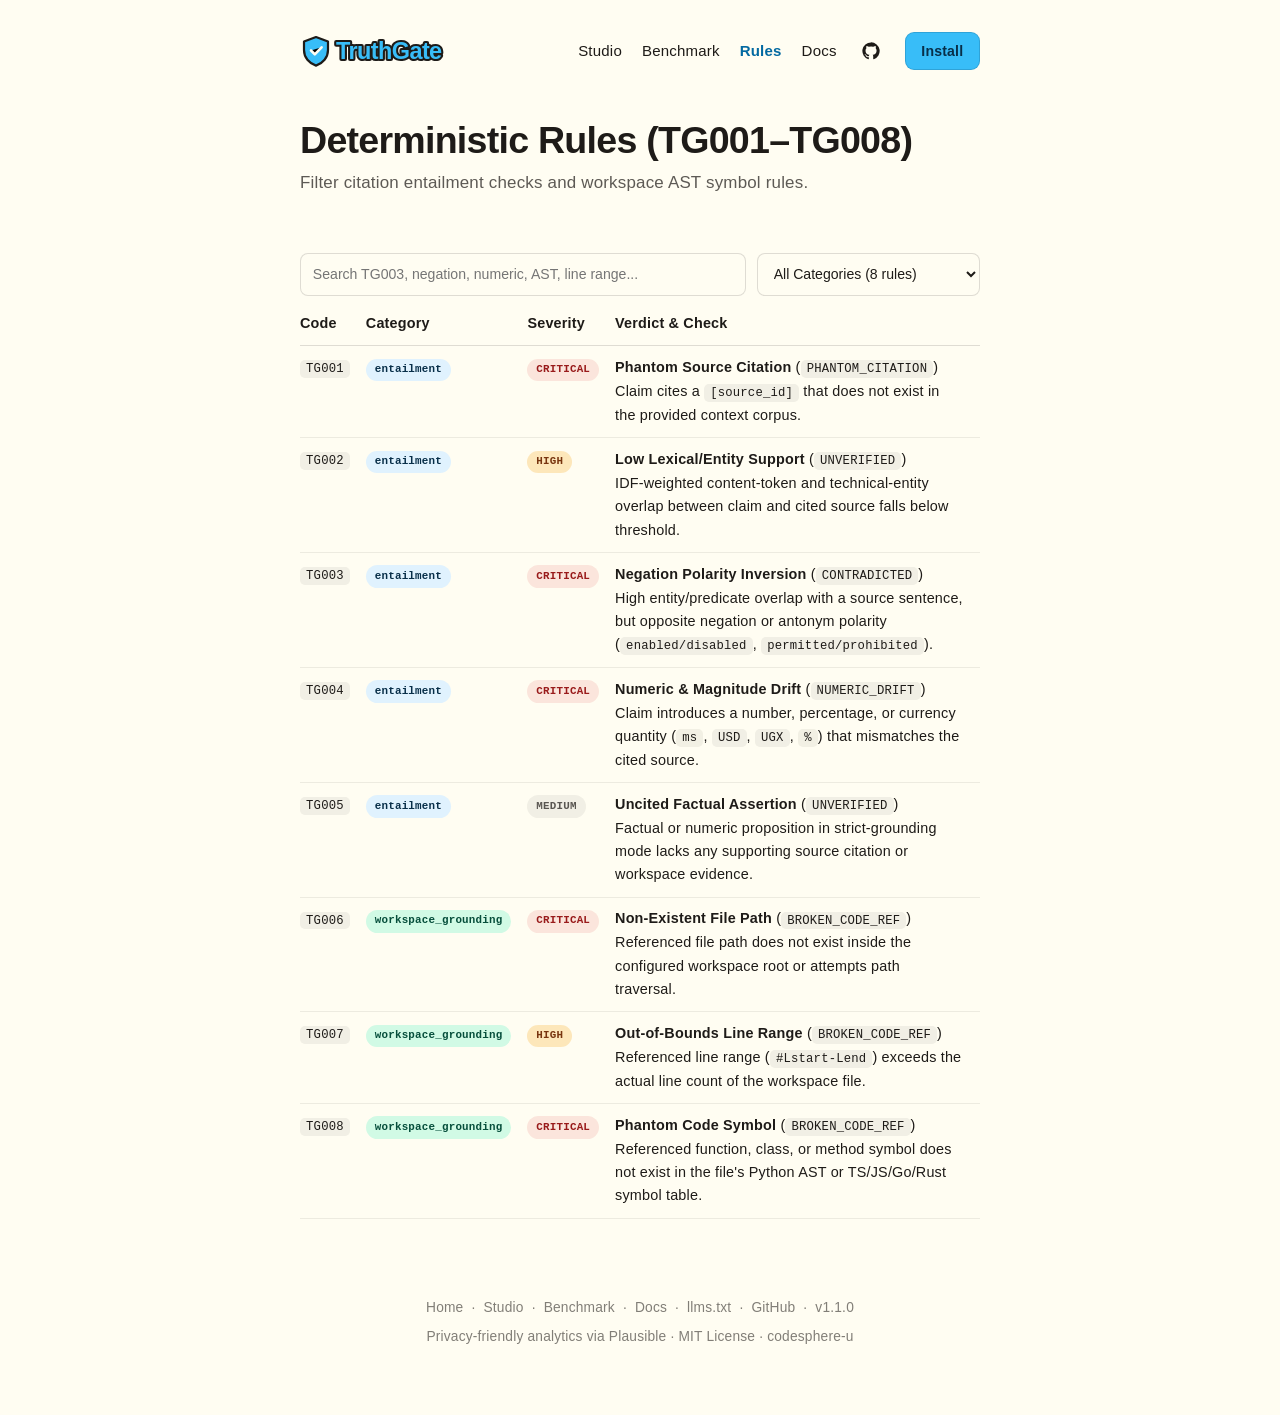
<file: website/rules.html>
<!doctype html>
<html lang="en">
<head>
  <meta charset="utf-8">
  <meta name="viewport" content="width=device-width, initial-scale=1">
  <title>Verification Rules (TG001–TG008) — TruthGate</title>
  <meta name="description" content="Search and filter TruthGate's 8 deterministic rules (TG001–TG008) across citation entailment and workspace AST symbol grounding.">
  <link rel="canonical" href="https://codesphere-u.github.io/truthgate/rules.html">
  <link rel="icon" type="image/svg+xml" href="favicon.svg">
  <link rel="manifest" href="manifest.webmanifest">
  <meta name="theme-color" content="#38bdf8">

  <meta property="og:type" content="website">
  <meta property="og:title" content="TruthGate Rules — TG001–TG008 Reference">
  <meta property="og:description" content="Complete TG001–TG008 rule catalog covering citations, polarity flips, numeric drift, and workspace AST checks.">
  <meta property="og:url" content="https://codesphere-u.github.io/truthgate/rules.html">
  <meta property="og:image" content="https://codesphere-u.github.io/truthgate/og-image.svg">

  <link rel="stylesheet" href="styles.css">
  <script type="application/ld+json">
  {
    "@context": "https://schema.org",
    "@type": "TechArticle",
    "headline": "TruthGate Rules Catalog (TG001–TG008)",
    "url": "https://codesphere-u.github.io/truthgate/rules.html",
    "isPartOf": { "@id": "https://codesphere-u.github.io/truthgate/#website" }
  }
  </script>
</head>
<body data-analytics="plausible">
  <div class="page-col">
    <header class="site-header">
      <a class="brand-link" href="index.html" aria-label="TruthGate Home">
        <svg class="brand-wordmark-svg" viewBox="0 0 196 36" width="196" height="36" role="img" aria-label="TruthGate">
          <path d="M16 4L28 8.5v8.5c0 7.5-5.1 13.4-12 15.6-6.9-2.2-12-8.1-12-15.6V8.5L16 4Z" fill="#38bdf8" stroke="#1e1b18" stroke-width="2.2" stroke-linejoin="round"/>
          <path d="M11 17.5l3.8 3.8 6.8-7" stroke="#fffdf2" stroke-width="2.6" stroke-linecap="round" stroke-linejoin="round"/>
          <text x="36" y="25.5" font-family="-apple-system, BlinkMacSystemFont, 'Segoe UI', Roboto, sans-serif" font-size="23.5" font-weight="800" letter-spacing="-0.6" fill="none" stroke="#1e1b18" stroke-width="4.2" stroke-linejoin="round">TruthGate</text>
          <text x="36" y="25.5" font-family="-apple-system, BlinkMacSystemFont, 'Segoe UI', Roboto, sans-serif" font-size="23.5" font-weight="800" letter-spacing="-0.6" fill="#38bdf8">TruthGate</text>
        </svg>
      </a>
      <nav class="header-nav" aria-label="Primary navigation">
        <a href="studio.html">Studio</a>
        <a href="proof.html">Benchmark</a>
        <a class="active" href="rules.html">Rules</a>
        <a href="docs.html">Docs</a>
        <a class="icon-link" href="https://github.com/codesphere-u/truthgate" aria-label="TruthGate on GitHub">
          <svg width="18" height="18" viewBox="0 0 24 24" fill="currentColor" aria-hidden="true"><path d="M12 .5a11.5 11.5 0 0 0-3.64 22.41c.58.11.79-.25.79-.56v-2c-3.2.7-3.87-1.54-3.87-1.54-.52-1.33-1.28-1.69-1.28-1.69-1.05-.72.08-.7.08-.7 1.16.08 1.77 1.2 1.77 1.2 1.03 1.77 2.7 1.26 3.36.96.1-.75.4-1.26.73-1.55-2.55-.29-5.24-1.28-5.24-5.68 0-1.25.45-2.28 1.19-3.08-.12-.29-.52-1.46.11-3.05 0 0 .97-.31 3.17 1.18a10.9 10.9 0 0 1 5.78 0c2.2-1.49 3.17-1.18 3.17-1.18.63 1.59.23 2.76.11 3.05.74.8 1.19 1.83 1.19 3.08 0 4.41-2.69 5.39-5.25 5.67.41.36.78 1.06.78 2.14v3.17c0 .31.21.68.8.56A11.5 11.5 0 0 0 12 .5Z"/></svg>
        </a>
        <a class="nav-pill" href="docs.html#install">Install</a>
      </nav>
    </header>

    <main>
      <section class="page-hero">
        <h1>Deterministic Rules (TG001&ndash;TG008)</h1>
        <p class="hero-sub">Filter citation entailment checks and workspace AST symbol rules.</p>
      </section>

      <section aria-label="Filter TruthGate rules">
        <div class="rules-filter">
          <input class="input" id="rules-search" type="search" placeholder="Search TG003, negation, numeric, AST, line range..." aria-label="Search rules">
          <select class="select" id="rules-cat" aria-label="Filter by category">
            <option value="ALL">All Categories (8 rules)</option>
            <option value="entailment">entailment (TG001&ndash;TG005)</option>
            <option value="workspace_grounding">workspace_grounding (TG006&ndash;TG008)</option>
          </select>
        </div>

        <div class="doc-table-wrap">
          <table class="doc-table">
            <thead>
              <tr>
                <th>Code</th>
                <th>Category</th>
                <th>Severity</th>
                <th>Verdict &amp; Check</th>
              </tr>
            </thead>
            <tbody id="rules-tbody">
              <tr data-cat="entailment"><td><code>TG001</code></td><td><span class="pill pill-azure">entailment</span></td><td><span class="pill pill-bad">CRITICAL</span></td><td><strong>Phantom Source Citation</strong> (<code>PHANTOM_CITATION</code>)<br>Claim cites a <code>[source_id]</code> that does not exist in the provided context corpus.</td></tr>
              <tr data-cat="entailment"><td><code>TG002</code></td><td><span class="pill pill-azure">entailment</span></td><td><span class="pill pill-warn">HIGH</span></td><td><strong>Low Lexical/Entity Support</strong> (<code>UNVERIFIED</code>)<br>IDF-weighted content-token and technical-entity overlap between claim and cited source falls below threshold.</td></tr>
              <tr data-cat="entailment"><td><code>TG003</code></td><td><span class="pill pill-azure">entailment</span></td><td><span class="pill pill-bad">CRITICAL</span></td><td><strong>Negation Polarity Inversion</strong> (<code>CONTRADICTED</code>)<br>High entity/predicate overlap with a source sentence, but opposite negation or antonym polarity (<code>enabled/disabled</code>, <code>permitted/prohibited</code>).</td></tr>
              <tr data-cat="entailment"><td><code>TG004</code></td><td><span class="pill pill-azure">entailment</span></td><td><span class="pill pill-bad">CRITICAL</span></td><td><strong>Numeric &amp; Magnitude Drift</strong> (<code>NUMERIC_DRIFT</code>)<br>Claim introduces a number, percentage, or currency quantity (<code>ms</code>, <code>USD</code>, <code>UGX</code>, <code>%</code>) that mismatches the cited source.</td></tr>
              <tr data-cat="entailment"><td><code>TG005</code></td><td><span class="pill pill-azure">entailment</span></td><td><span class="pill">MEDIUM</span></td><td><strong>Uncited Factual Assertion</strong> (<code>UNVERIFIED</code>)<br>Factual or numeric proposition in strict-grounding mode lacks any supporting source citation or workspace evidence.</td></tr>
              <tr data-cat="workspace_grounding"><td><code>TG006</code></td><td><span class="pill pill-mint">workspace_grounding</span></td><td><span class="pill pill-bad">CRITICAL</span></td><td><strong>Non-Existent File Path</strong> (<code>BROKEN_CODE_REF</code>)<br>Referenced file path does not exist inside the configured workspace root or attempts path traversal.</td></tr>
              <tr data-cat="workspace_grounding"><td><code>TG007</code></td><td><span class="pill pill-mint">workspace_grounding</span></td><td><span class="pill pill-warn">HIGH</span></td><td><strong>Out-of-Bounds Line Range</strong> (<code>BROKEN_CODE_REF</code>)<br>Referenced line range (<code>#Lstart-Lend</code>) exceeds the actual line count of the workspace file.</td></tr>
              <tr data-cat="workspace_grounding"><td><code>TG008</code></td><td><span class="pill pill-mint">workspace_grounding</span></td><td><span class="pill pill-bad">CRITICAL</span></td><td><strong>Phantom Code Symbol</strong> (<code>BROKEN_CODE_REF</code>)<br>Referenced function, class, or method symbol does not exist in the file&apos;s Python AST or TS/JS/Go/Rust symbol table.</td></tr>
            </tbody>
          </table>
        </div>
      </section>
    </main>

    <footer class="site-footer">
      <div class="footer-links">
        <a href="index.html">Home</a> &middot;
        <a href="studio.html">Studio</a> &middot;
        <a href="proof.html">Benchmark</a> &middot;
        <a href="docs.html">Docs</a> &middot;
        <a href="llms.txt">llms.txt</a> &middot;
        <a href="https://github.com/codesphere-u/truthgate">GitHub</a> &middot;
        <a href="https://github.com/codesphere-u/truthgate/releases/tag/v1.1.0">v1.1.0</a>
      </div>
      <div>Privacy-friendly analytics via Plausible &middot; MIT License &middot; <a href="https://github.com/codesphere-u">codesphere-u</a></div>
    </footer>
  </div>
  <div class="toast" id="toast" role="status" aria-live="polite"></div>
  <script src="app.js"></script>
</body>
</html>
</file>
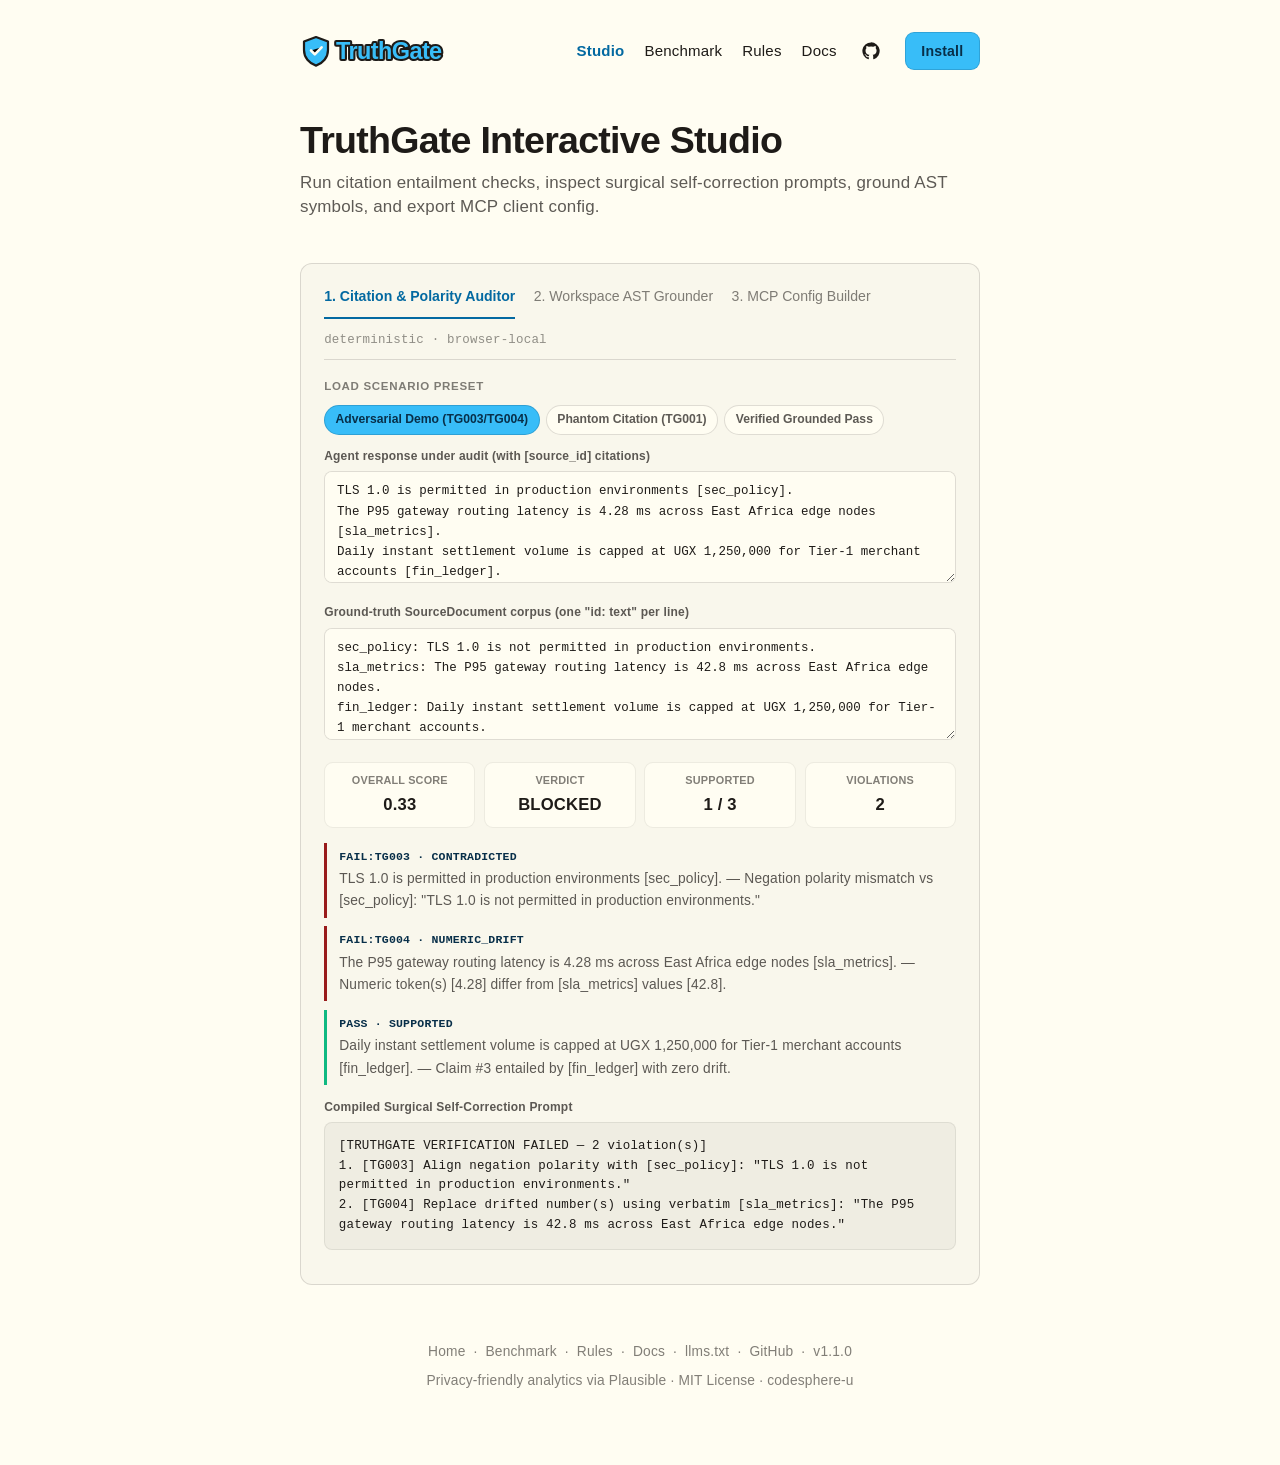
<file: website/studio.html>
<!doctype html>
<html lang="en">
<head>
  <meta charset="utf-8">
  <meta name="viewport" content="width=device-width, initial-scale=1">
  <title>Interactive Studio — TruthGate Citation &amp; AST Simulator</title>
  <meta name="description" content="Audit AI responses in your browser for TG001–TG008 hallucinations, ground code symbols and line bounds, and generate MCP config.">
  <link rel="canonical" href="https://codesphere-u.github.io/truthgate/studio.html">
  <link rel="icon" type="image/svg+xml" href="favicon.svg">
  <link rel="manifest" href="manifest.webmanifest">
  <meta name="theme-color" content="#38bdf8">

  <meta property="og:type" content="website">
  <meta property="og:title" content="TruthGate Studio — Browser Hallucination Auditor &amp; Repair Compiler">
  <meta property="og:description" content="Inspect claims against cited sources for polarity flips, numeric drift, and phantom code symbols in your browser.">
  <meta property="og:url" content="https://codesphere-u.github.io/truthgate/studio.html">
  <meta property="og:image" content="https://codesphere-u.github.io/truthgate/og-image.svg">

  <link rel="stylesheet" href="styles.css">
  <script type="application/ld+json">
  {
    "@context": "https://schema.org",
    "@type": "WebApplication",
    "name": "TruthGate Interactive Studio",
    "url": "https://codesphere-u.github.io/truthgate/studio.html",
    "applicationCategory": "DeveloperApplication",
    "operatingSystem": "Any browser",
    "isPartOf": { "@id": "https://codesphere-u.github.io/truthgate/#website" },
    "offers": { "@type": "Offer", "price": "0", "priceCurrency": "USD" }
  }
  </script>
</head>
<body data-analytics="plausible">
  <div class="page-col">
    <header class="site-header">
      <a class="brand-link" href="index.html" aria-label="TruthGate Home">
        <svg class="brand-wordmark-svg" viewBox="0 0 196 36" width="196" height="36" role="img" aria-label="TruthGate">
          <path d="M16 4L28 8.5v8.5c0 7.5-5.1 13.4-12 15.6-6.9-2.2-12-8.1-12-15.6V8.5L16 4Z" fill="#38bdf8" stroke="#1e1b18" stroke-width="2.2" stroke-linejoin="round"/>
          <path d="M11 17.5l3.8 3.8 6.8-7" stroke="#fffdf2" stroke-width="2.6" stroke-linecap="round" stroke-linejoin="round"/>
          <text x="36" y="25.5" font-family="-apple-system, BlinkMacSystemFont, 'Segoe UI', Roboto, sans-serif" font-size="23.5" font-weight="800" letter-spacing="-0.6" fill="none" stroke="#1e1b18" stroke-width="4.2" stroke-linejoin="round">TruthGate</text>
          <text x="36" y="25.5" font-family="-apple-system, BlinkMacSystemFont, 'Segoe UI', Roboto, sans-serif" font-size="23.5" font-weight="800" letter-spacing="-0.6" fill="#38bdf8">TruthGate</text>
        </svg>
      </a>
      <nav class="header-nav" aria-label="Primary navigation">
        <a class="active" href="studio.html">Studio</a>
        <a href="proof.html">Benchmark</a>
        <a href="rules.html">Rules</a>
        <a href="docs.html">Docs</a>
        <a class="icon-link" href="https://github.com/codesphere-u/truthgate" aria-label="TruthGate on GitHub">
          <svg width="18" height="18" viewBox="0 0 24 24" fill="currentColor" aria-hidden="true"><path d="M12 .5a11.5 11.5 0 0 0-3.64 22.41c.58.11.79-.25.79-.56v-2c-3.2.7-3.87-1.54-3.87-1.54-.52-1.33-1.28-1.69-1.28-1.69-1.05-.72.08-.7.08-.7 1.16.08 1.77 1.2 1.77 1.2 1.03 1.77 2.7 1.26 3.36.96.1-.75.4-1.26.73-1.55-2.55-.29-5.24-1.28-5.24-5.68 0-1.25.45-2.28 1.19-3.08-.12-.29-.52-1.46.11-3.05 0 0 .97-.31 3.17 1.18a10.9 10.9 0 0 1 5.78 0c2.2-1.49 3.17-1.18 3.17-1.18.63 1.59.23 2.76.11 3.05.74.8 1.19 1.83 1.19 3.08 0 4.41-2.69 5.39-5.25 5.67.41.36.78 1.06.78 2.14v3.17c0 .31.21.68.8.56A11.5 11.5 0 0 0 12 .5Z"/></svg>
        </a>
        <a class="nav-pill" href="docs.html#install">Install</a>
      </nav>
    </header>

    <main>
      <section class="page-hero">
        <h1>TruthGate Interactive Studio</h1>
        <p class="hero-sub">Run citation entailment checks, inspect surgical self-correction prompts, ground AST symbols, and export MCP client config.</p>
      </section>

      <section class="studio-frame" aria-label="TruthGate Workbench">
        <div class="handy-tabs-bar">
          <div class="handy-tabs" role="tablist">
            <button class="handy-tab active" type="button" data-studio-tab="audit">1. Citation &amp; Polarity Auditor</button>
            <button class="handy-tab" type="button" data-studio-tab="ast">2. Workspace AST Grounder</button>
            <button class="handy-tab" type="button" data-studio-tab="mcp">3. MCP Config Builder</button>
          </div>
          <span class="version-tag">deterministic &middot; browser-local</span>
        </div>

        <div class="studio-panel active" data-studio-panel="audit">
          <div class="toolbar-between" style="margin-bottom:0.75rem;">
            <span class="eyebrow-label" style="margin:0;">Load scenario preset</span>
            <div class="preset-pills">
              <button class="chip-btn active" type="button" data-preset="adversarial-demo">Adversarial Demo (TG003/TG004)</button>
              <button class="chip-btn" type="button" data-preset="phantom-cite">Phantom Citation (TG001)</button>
              <button class="chip-btn" type="button" data-preset="grounded-pass">Verified Grounded Pass</button>
            </div>
          </div>

          <div class="field">
            <label for="tg-response">Agent response under audit (with [source_id] citations)</label>
            <textarea class="textarea" id="tg-response" spellcheck="false"></textarea>
          </div>

          <div class="field">
            <label for="tg-sources">Ground-truth SourceDocument corpus (one "id: text" per line)</label>
            <textarea class="textarea" id="tg-sources" spellcheck="false"></textarea>
          </div>

          <div class="score-row">
            <div class="score-cell"><span>Overall Score</span><strong id="tg-score">1.00</strong></div>
            <div class="score-cell"><span>Verdict</span><strong id="tg-status">PASSED</strong></div>
            <div class="score-cell"><span>Supported</span><strong id="tg-supported">0 / 0</strong></div>
            <div class="score-cell"><span>Violations</span><strong id="tg-violations">0</strong></div>
          </div>

          <div class="rw-list" id="tg-verdicts"></div>
          <div class="field" style="margin-top:0.85rem;">
            <label for="tg-repair">Compiled Surgical Self-Correction Prompt</label>
            <pre class="code-block" id="tg-repair"></pre>
          </div>
        </div>

        <div class="studio-panel" data-studio-panel="ast">
          <p class="sec-sub" style="margin-bottom:0.85rem;">Test workspace grounding rules <code>TG006</code> (non-existent file), <code>TG007</code> (line bounds), and <code>TG008</code> (phantom AST symbol).</p>
          <div class="field">
            <label for="ast-claim">Code reference markdown claim</label>
            <textarea class="textarea" id="ast-claim" style="min-height:84px;">In src/auth/jwt.py#L1-L40, call verify_token_v2() before issuing sessions; also inspect src/missing.py#L10.</textarea>
          </div>
          <div class="rw-list" id="ast-verdicts"></div>
        </div>

        <div class="studio-panel" data-studio-panel="mcp">
          <div class="form-row-2">
            <div class="field">
              <label for="mcp-mode">Transport mode</label>
              <select class="select" id="mcp-mode">
                <option value="stdio" selected>JSON-RPC 2.0 Stdio (truthgate mcp)</option>
                <option value="http">Streamable HTTP / SSE (truthgate serve-http)</option>
              </select>
            </div>
            <div class="field">
              <label for="mcp-port">HTTP port (when Streamable HTTP selected)</label>
              <input class="input" id="mcp-port" type="number" min="1024" max="65535" value="8000">
            </div>
          </div>
          <div class="toolbar-between" style="margin-bottom:0.5rem;">
            <span class="eyebrow-label" style="margin:0;">Generated mcp_config.json</span>
            <button class="action-mini" id="mcp-copy-btn" type="button">Copy JSON</button>
          </div>
          <pre class="code-block" id="mcp-output"></pre>
        </div>
      </section>
    </main>

    <footer class="site-footer">
      <div class="footer-links">
        <a href="index.html">Home</a> &middot;
        <a href="proof.html">Benchmark</a> &middot;
        <a href="rules.html">Rules</a> &middot;
        <a href="docs.html">Docs</a> &middot;
        <a href="llms.txt">llms.txt</a> &middot;
        <a href="https://github.com/codesphere-u/truthgate">GitHub</a> &middot;
        <a href="https://github.com/codesphere-u/truthgate/releases/tag/v1.1.0">v1.1.0</a>
      </div>
      <div>Privacy-friendly analytics via Plausible &middot; MIT License &middot; <a href="https://github.com/codesphere-u">codesphere-u</a></div>
    </footer>
  </div>

  <script type="application/json" id="truthgate-studio-presets">
  {
    "adversarial-demo": {
      "response": "TLS 1.0 is permitted in production environments [sec_policy].\nThe P95 gateway routing latency is 4.28 ms across East Africa edge nodes [sla_metrics].\nDaily instant settlement volume is capped at UGX 1,250,000 for Tier-1 merchant accounts [fin_ledger].",
      "sources": "sec_policy: TLS 1.0 is not permitted in production environments.\nsla_metrics: The P95 gateway routing latency is 42.8 ms across East Africa edge nodes.\nfin_ledger: Daily instant settlement volume is capped at UGX 1,250,000 for Tier-1 merchant accounts."
    },
    "phantom-cite": {
      "response": "Zero-downtime failover is guaranteed within 50 ms across Kampala POPs [doc_99].\nDaily instant settlement volume is capped at UGX 1,250,000 for Tier-1 merchant accounts [fin_ledger].",
      "sources": "fin_ledger: Daily instant settlement volume is capped at UGX 1,250,000 for Tier-1 merchant accounts."
    },
    "grounded-pass": {
      "response": "TLS 1.0 is not permitted in production environments [sec_policy].\nThe P95 gateway routing latency is 42.8 ms across East Africa edge nodes [sla_metrics].\nDaily instant settlement volume is capped at UGX 1,250,000 for Tier-1 merchant accounts [fin_ledger].",
      "sources": "sec_policy: TLS 1.0 is not permitted in production environments.\nsla_metrics: The P95 gateway routing latency is 42.8 ms across East Africa edge nodes.\nfin_ledger: Daily instant settlement volume is capped at UGX 1,250,000 for Tier-1 merchant accounts."
    }
  }
  </script>

  <div class="toast" id="toast" role="status" aria-live="polite"></div>
  <script src="app.js"></script>
</body>
</html>
</file>
<file: website/styles.css>
/* TruthGate — Handy-Inspired Warm Editorial Light Theme (Azure Verification Blue & Emerald Mint) */
:root {
  --bg: #fffdf2;
  --bg-elevated: #f6f2e2;
  --bg-card: #fbf8eb;
  --text: #1e1b18;
  --text-70: rgba(30, 27, 24, 0.72);
  --text-55: rgba(30, 27, 24, 0.56);
  --text-45: rgba(30, 27, 24, 0.48);
  --rule: rgba(30, 27, 24, 0.14);
  --rule-soft: rgba(30, 27, 24, 0.08);
  --tint-2: rgba(30, 27, 24, 0.024);
  --tint-4: rgba(30, 27, 24, 0.042);
  --tint-5: rgba(30, 27, 24, 0.058);
  --tint-8: rgba(30, 27, 24, 0.095);

  /* Primary Accent: Azure Verification Blue */
  --accent: #38bdf8;
  --accent-hover: #0ea5e9;
  --accent-light: #e0f2fe;
  --accent-dark: #082f49;
  --accent-rail: #0369a1;

  /* Secondary Accent: Emerald Entailment Mint */
  --mint: #34d399;
  --mint-hover: #10b981;
  --mint-light: #d1fae5;
  --mint-dark: #064e3b;

  --pass-bg: rgba(16, 185, 129, 0.15);
  --pass-ink: #065f46;
  --warn-bg: rgba(245, 158, 11, 0.24);
  --warn-ink: #78350f;
  --bad-bg: rgba(220, 38, 38, 0.11);
  --bad-ink: #991b1b;

  --syn-cmd: #0369a1;
  --syn-arg: #047857;
  --syn-str: #1e1b18;

  --white: #ffffff;
  --radius-xl: 14px;
  --radius-lg: 10px;
  --radius-md: 8px;

  --font-sans: -apple-system, BlinkMacSystemFont, "Segoe UI", Roboto, Oxygen, Ubuntu, Cantarell, sans-serif;
  --font-mono: ui-monospace, SFMono-Regular, Menlo, Monaco, Consolas, monospace;
}

*, *::before, *::after { box-sizing: border-box; }
html { max-width: 100%; overflow-x: clip; scroll-behavior: smooth; }
body {
  margin: 0;
  background: var(--bg);
  color: var(--text);
  font-family: var(--font-sans);
  font-size: 1rem;
  line-height: 1.62;
  letter-spacing: 0.012rem;
  -webkit-font-smoothing: antialiased;
  overflow-x: clip;
}
a { color: inherit; text-decoration: none; }
[hidden] { display: none !important; }
button, input, select, textarea { font: inherit; color: inherit; }
code { font-family: var(--font-mono); font-size: 0.85em; background: var(--tint-5); padding: 0.12rem 0.38rem; border-radius: 5px; }
:focus-visible { outline: 2px solid var(--accent-rail); outline-offset: 2px; }

.page-col { width: min(680px, 100% - 2rem); margin-inline: auto; display: flex; flex-direction: column; gap: 2.75rem; padding-bottom: 4.5rem; }
.page-col.page-col-docs { width: min(940px, 100% - 2rem); gap: 2.25rem; }
.page-col > main { display: flex; flex-direction: column; gap: 2.75rem; min-width: 0; width: 100%; }
.page-col.page-col-docs > main { gap: 2rem; }
.page-col > main > * { min-width: 0; max-width: 100%; }
.hairline { width: 100%; height: 1px; background: var(--rule); border: 0; margin: 0; }

.site-header { width: 100%; display: flex; align-items: center; justify-content: space-between; gap: 1rem; padding-top: 2rem; }
.brand-link { display: inline-flex; align-items: center; gap: 0.5rem; white-space: nowrap; flex-shrink: 0; }
.brand-wordmark-svg { height: 36px; width: 196px; display: block; }
.header-nav { display: flex; align-items: center; gap: 1.25rem; font-size: 0.94rem; font-weight: 500; }
.header-nav a:not(.nav-pill):hover { color: var(--accent-rail); }
.header-nav a.active { color: var(--accent-rail); font-weight: 700; }
.icon-link { display: inline-flex; align-items: center; justify-content: center; width: 28px; height: 28px; border-radius: 999px; }
.icon-link:hover { background: var(--mint-light); color: var(--mint-dark); }
.nav-pill {
  background: var(--accent);
  color: var(--accent-dark);
  padding: 0.42rem 0.98rem;
  border-radius: 9px;
  font-size: 0.88rem;
  font-weight: 700;
  border: 1px solid rgba(8, 47, 73, 0.18);
  white-space: nowrap;
}
.nav-pill:hover { background: var(--accent-hover); color: var(--white); }

.hero-duo { display: flex; align-items: center; gap: 1.85rem; padding-top: 0.45rem; }
.mascot-wrap { flex: 0 0 136px; width: 136px; height: 136px; }
.mascot-wrap svg { width: 100%; height: 100%; display: block; }
.hero-copy { min-width: 0; flex: 1 1 auto; }
.hero-copy h1 { margin: 0 0 0.45rem; font-size: 2.35rem; font-weight: 700; line-height: 1.14; letter-spacing: -0.025em; }
.hero-sub { margin: 0; font-size: 1.18rem; font-weight: 500; line-height: 1.42; color: var(--text-70); }
.page-hero { display: flex; flex-direction: column; gap: 0.45rem; padding-top: 0.25rem; }
.page-hero h1 { margin: 0; font-size: 2.35rem; font-weight: 600; line-height: 1.2; letter-spacing: -0.02em; }
.page-hero .hero-sub { font-size: 1.06rem; }

.cta-area { position: relative; display: flex; flex-direction: column; align-items: center; gap: 0.72rem; }
.split-btn-group { display: inline-flex; align-items: stretch; max-width: 100%; border-radius: 10px; }
.split-main {
  border: 1px solid rgba(8, 47, 73, 0.2);
  border-right: 0;
  background: var(--accent);
  color: var(--accent-dark);
  padding: 0.72rem 1.55rem;
  border-radius: 10px 0 0 10px;
  cursor: pointer;
  text-align: center;
}
.split-main:hover, .split-caret:hover { background: var(--accent-hover); color: var(--white); }
.split-main strong { display: block; font-size: 1.04rem; font-weight: 700; line-height: 1.2; }
.split-main span { display: block; font-size: 0.74rem; font-weight: 600; opacity: 0.85; margin-top: 0.16rem; }
.split-caret {
  border: 1px solid rgba(8, 47, 73, 0.2);
  border-left: 1px solid rgba(8, 47, 73, 0.22);
  background: var(--accent);
  color: var(--accent-dark);
  padding: 0 0.92rem;
  border-radius: 0 10px 10px 0;
  cursor: pointer;
  display: inline-flex;
  align-items: center;
}
.cmd-caption {
  font-family: var(--font-mono);
  font-size: 0.77rem;
  color: var(--text-70);
  background: var(--tint-4);
  border: 1px solid var(--rule-soft);
  padding: 0.36rem 0.75rem;
  border-radius: 8px;
  max-width: 100%;
  overflow-wrap: anywhere;
  text-align: center;
}
.cta-popover {
  display: none;
  position: absolute;
  top: calc(100% - 1.5rem);
  left: 50%;
  transform: translateX(-50%);
  width: min(390px, calc(100vw - 2rem));
  z-index: 30;
  background: var(--white);
  border: 1px solid var(--rule);
  border-radius: 12px;
  padding: 0.85rem;
  box-shadow: 0 12px 28px rgba(30, 27, 24, 0.12);
}
.cta-popover.open { display: block; }
.pop-tabs { display: flex; gap: 0.35rem; border-bottom: 1px solid var(--rule-soft); padding-bottom: 0.5rem; margin-bottom: 0.7rem; flex-wrap: wrap; }
.pop-tab { border: none; background: transparent; padding: 0.25rem 0.5rem; font-size: 0.78rem; font-weight: 600; color: var(--text-55); cursor: pointer; border-bottom: 2px solid transparent; }
.pop-tab.active { color: var(--accent-rail); border-bottom-color: var(--accent-rail); }
.pop-cmd { display: flex; align-items: center; justify-content: space-between; gap: 0.5rem; background: var(--tint-4); border: 1px solid var(--rule-soft); border-radius: 8px; padding: 0.55rem 0.65rem; font-family: var(--font-mono); font-size: 0.75rem; }
.pop-cmd code { overflow-wrap: anywhere; white-space: pre-wrap; background: transparent; padding: 0; }

.handy-card { border: 1px solid var(--rule); border-radius: 12px; padding: 1.4rem 1.5rem; background: var(--tint-2); margin: 0.85rem 0 1.6rem; width: 100%; min-width: 0; }
.handy-tabs-bar { display: flex; align-items: center; justify-content: space-between; gap: 0.75rem; border-bottom: 1px solid var(--rule); margin-bottom: 1.1rem; flex-wrap: wrap; }
.handy-tabs { display: flex; flex-wrap: wrap; gap: 1.15rem; }
.handy-tab { border: none; background: transparent; padding: 0 0 0.58rem; margin-bottom: -1px; font-size: 0.88rem; font-weight: 500; color: var(--text-55); border-bottom: 2px solid transparent; cursor: pointer; }
.handy-tab:hover { color: var(--text); }
.handy-tab.active { color: var(--accent-rail); border-bottom-color: var(--accent-rail); font-weight: 600; }
.version-tag { font-size: 0.78rem; color: var(--text-45); font-family: var(--font-mono); padding-bottom: 0.5rem; }
.eyebrow-label { font-size: 0.72rem; font-weight: 600; text-transform: uppercase; letter-spacing: 0.06em; color: var(--text-55); margin: 0 0 0.55rem; }

.doc-codeblock { display: flex; align-items: flex-start; justify-content: space-between; gap: 0.75rem; background: var(--tint-4); border: 1px solid var(--rule-soft); border-radius: 8px; padding: 0.72rem 0.9rem; margin: 0.75rem 0 1.2rem; width: 100%; overflow-x: auto; }
.doc-codeblock pre { margin: 0; font-family: var(--font-mono); font-size: 0.83rem; line-height: 1.56; white-space: pre-wrap; word-break: break-word; flex: 1 1 auto; }
.syn-cmd { color: var(--syn-cmd); font-weight: 600; }
.syn-arg { color: var(--syn-arg); }
.copy-icon-btn { flex: 0 0 auto; border: none; background: transparent; color: var(--text-55); width: 28px; height: 28px; border-radius: 6px; display: inline-flex; align-items: center; justify-content: center; cursor: pointer; padding: 0; }
.copy-icon-btn:hover { background: var(--tint-8); color: var(--text); }

.docs-layout { display: flex; align-items: flex-start; gap: 2.75rem; margin-top: 0.5rem; width: 100%; }
.docs-sidebar { flex: 0 0 196px; width: 196px; position: sticky; top: 2rem; }
.docs-rail { list-style: none; margin: 0; padding: 0; border-left: 2px solid rgba(30, 27, 24, 0.11); display: flex; flex-direction: column; gap: 0.15rem; }
.doc-nav-item { display: flex; flex-direction: column; }
.doc-nav-link { display: block; width: 100%; text-align: left; background: transparent; border: none; border-left: 2px solid transparent; margin-left: -2px; padding: 0.28rem 0.25rem 0.28rem 0.85rem; font-size: 0.89rem; color: var(--text-70); cursor: pointer; }
.doc-nav-link:hover { color: var(--accent-rail); }
.doc-nav-link.active { color: var(--text); border-left-color: var(--accent-rail); font-weight: 600; }
.doc-subrail { list-style: none; margin: 0.12rem 0 0.42rem; padding: 0; display: none; flex-direction: column; gap: 0.12rem; }
.doc-subrail.open { display: flex; }
.doc-sub-link { display: block; padding: 0.18rem 0.25rem 0.18rem 1.45rem; margin-left: -2px; border-left: 2px solid transparent; font-size: 0.77rem; color: var(--text-45); }
.doc-sub-link:hover, .doc-sub-link.active { color: var(--accent-rail); }
.doc-sub-link.active { border-left-color: var(--mint-hover); font-weight: 600; }
.docs-mobile-nav { display: none; }
.doc-content { flex: 1 1 auto; min-width: 0; }
.doc-content h1 { font-size: 2.45rem; font-weight: 600; line-height: 1.24; letter-spacing: -0.02em; margin: 0 0 1.15rem; }
.doc-content h2 { font-size: 1.65rem; font-weight: 600; line-height: 1.3; margin: 2.15rem 0 0.75rem; scroll-margin-top: 1.5rem; }
.doc-content p { margin: 0 0 0.95rem; line-height: 1.65; }
.doc-content ul { margin: 0.65rem 0 1.25rem; padding-left: 1.35rem; }
.doc-content li { margin-bottom: 0.48rem; }
.doc-content a.inline-link { color: var(--accent-rail); text-decoration: underline; text-decoration-color: var(--mint); text-underline-offset: 3px; font-weight: 500; }

.doc-table-wrap { width: 100%; overflow-x: auto; margin: 0.9rem 0 1.4rem; }
.doc-table { width: 100%; border-collapse: collapse; font-size: 0.9rem; }
.doc-table th { text-align: left; padding: 0 1rem 0.65rem 0; font-weight: 600; border-bottom: 1px solid var(--rule); }
.doc-table td { padding: 0.62rem 1rem 0.62rem 0; border-bottom: 1px solid var(--rule-soft); vertical-align: top; }

.doc-pagination { display: flex; justify-content: space-between; align-items: center; gap: 1rem; margin-top: 2.75rem; padding-top: 1.5rem; border-top: 1px solid var(--rule); }
.page-step-btn { display: flex; flex-direction: column; gap: 0.15rem; border: none; background: transparent; padding: 0.55rem 0.4rem; cursor: pointer; text-align: left; }
.page-step-btn.next { text-align: right; margin-left: auto; }
.page-step-btn:hover { color: var(--accent-rail); }
.page-step-btn small { font-size: 0.74rem; color: var(--text-45); }
.page-step-btn strong { font-size: 0.94rem; font-weight: 600; }

.preview-frame { background: var(--tint-2); border: 1px solid var(--rule); border-radius: var(--radius-xl); width: 100%; overflow: hidden; }
.frame-bar { display: flex; flex-wrap: wrap; align-items: center; justify-content: space-between; gap: 0.65rem; padding: 0.68rem 0.95rem; background: var(--tint-4); border-bottom: 1px solid var(--rule-soft); }
.dots { display: inline-flex; gap: 6px; }
.dots span { width: 10px; height: 10px; border-radius: 999px; background: rgba(30, 27, 24, 0.18); }
.dots span:nth-child(1) { background: var(--accent); }
.dots span:nth-child(2) { background: var(--mint); }
.frame-tabs { display: flex; flex-wrap: wrap; gap: 0.35rem; }
.frame-tab { border: 1px solid transparent; background: transparent; color: var(--text-70); padding: 0.32rem 0.68rem; border-radius: 8px; font-size: 0.8rem; font-weight: 600; cursor: pointer; }
.frame-tab.active { background: var(--accent-light); color: var(--accent-dark); border-color: rgba(8, 47, 73, 0.16); }
.frame-open-link { font-size: 0.8rem; font-weight: 700; color: var(--mint-dark); background: var(--mint-light); padding: 0.28rem 0.68rem; border-radius: 999px; white-space: nowrap; }
.frame-open-link:hover { background: var(--mint); color: var(--mint-dark); }
.preview-body { padding: 1rem 1.15rem; }
.preview-foot { display: flex; flex-wrap: wrap; align-items: center; justify-content: space-between; gap: 0.5rem; padding: 0.65rem 1.15rem; background: var(--tint-2); border-top: 1px solid var(--rule-soft); font-size: 0.8rem; color: var(--text-70); }
.preview-foot-links { display: inline-flex; gap: 0.85rem; font-weight: 600; color: var(--accent-rail); }

.studio-frame { border: 1px solid var(--rule); border-radius: 12px; background: var(--tint-2); padding: 1.35rem 1.45rem; width: 100%; }
.studio-panel { display: none; min-width: 0; }
.studio-panel.active { display: block; }
.form-row-2 { display: grid; grid-template-columns: repeat(2, minmax(0, 1fr)); gap: 0.75rem; margin-bottom: 0.85rem; }
.field { margin-bottom: 0.75rem; }
.field label { display: block; font-size: 0.75rem; font-weight: 600; color: var(--text-70); margin-bottom: 0.3rem; }
.input, .select, .textarea { width: 100%; padding: 0.56rem 0.74rem; border-radius: 8px; border: 1px solid var(--rule); background: var(--bg); font-size: 0.88rem; }
.textarea { min-height: 112px; resize: vertical; font-family: var(--font-mono); font-size: 0.78rem; }
.preset-pills { display: flex; flex-wrap: wrap; gap: 0.4rem; }
.chip-btn { border: 1px solid var(--rule); background: var(--bg); color: var(--text-70); padding: 0.28rem 0.65rem; border-radius: 999px; font-size: 0.76rem; font-weight: 600; cursor: pointer; }
.chip-btn.active { background: var(--accent); border-color: rgba(8, 47, 73, 0.2); color: var(--accent-dark); }
.score-row { display: grid; grid-template-columns: repeat(4, minmax(0, 1fr)); gap: 0.55rem; margin: 0.9rem 0; }
.score-cell { background: var(--bg); border: 1px solid var(--rule-soft); border-radius: 9px; padding: 0.55rem 0.65rem; text-align: center; }
.score-cell span { display: block; font-size: 0.68rem; font-weight: 700; color: var(--text-55); text-transform: uppercase; margin-bottom: 0.15rem; }
.score-cell strong { display: block; font-size: 1.04rem; font-weight: 700; }
.diag-note { font-size: 0.84rem; background: var(--mint-light); border: 1px solid rgba(6, 78, 59, 0.14); border-radius: 8px; padding: 0.55rem 0.75rem; margin: 0 0 0.85rem; }
.rw-list { display: grid; gap: 0.55rem; }
.rw-item { border-left: 3px solid var(--mint-hover); padding: 0.3rem 0 0.3rem 0.75rem; }
.rw-item.warn-border { border-left-color: var(--bad-ink); }
.rw-item span { display: block; font-family: var(--font-mono); font-size: 0.72rem; font-weight: 700; color: var(--accent-dark); }
.rw-item p { margin: 0.12rem 0 0; font-size: 0.86rem; color: var(--text-70); }
.code-block { margin: 0; background: var(--tint-4); border: 1px solid var(--rule-soft); border-radius: 8px; padding: 0.85rem; font-family: var(--font-mono); font-size: 0.78rem; line-height: 1.58; overflow-x: auto; max-height: 320px; white-space: pre-wrap; word-break: break-word; }
.toolbar-between { display: flex; flex-wrap: wrap; justify-content: space-between; align-items: center; gap: 0.55rem; }
.action-mini { border: 1px solid var(--rule); background: var(--bg); padding: 0.32rem 0.72rem; border-radius: 7px; font-size: 0.78rem; font-weight: 600; cursor: pointer; }
.action-mini:hover { background: var(--accent-light); color: var(--accent-dark); }

.editorial-grid { display: grid; grid-template-columns: repeat(2, minmax(0, 1fr)); gap: 2.2rem 2.8rem; }
.editorial-grid h2 { margin: 0 0 0.45rem; font-size: 1.72rem; font-weight: 700; line-height: 1.24; letter-spacing: -0.02em; }
.editorial-grid p { margin: 0; color: var(--text-70); font-size: 0.97rem; }

.ecosystem-section { display: flex; flex-direction: column; align-items: center; text-align: center; gap: 1rem; }
.ecosystem-section h2 { margin: 0; font-size: 1.9rem; font-weight: 700; }
.ecosystem-sub { margin: 0; max-width: 540px; font-style: italic; font-size: 0.95rem; color: var(--text-70); }
.eco-badges { display: flex; flex-wrap: wrap; justify-content: center; gap: 1.15rem; margin: 0.35rem 0; }
.eco-item { display: flex; flex-direction: column; align-items: center; gap: 0.35rem; font-size: 0.78rem; font-weight: 600; color: var(--text-70); }
.eco-circle { width: 54px; height: 54px; border-radius: 999px; display: flex; align-items: center; justify-content: center; border: 2px solid var(--text); background: var(--accent-light); color: var(--accent-dark); }
.eco-item:nth-child(even) .eco-circle { background: var(--mint-light); color: var(--mint-dark); }
.inline-cta-links { margin: 0; font-size: 0.94rem; color: var(--text-70); }
.inline-cta-links a { font-weight: 700; color: var(--accent-rail); text-decoration: underline; text-decoration-color: var(--mint); text-underline-offset: 3px; }

.editorial-article h2 { margin: 1.95rem 0 0.6rem; font-size: 1.55rem; font-weight: 600; }
.sec-title { margin: 0 0 0.35rem; font-size: 1.7rem; font-weight: 600; }
.sec-sub { margin: 0 0 1.15rem; color: var(--text-70); font-size: 0.95rem; }
.pill { display: inline-flex; align-items: center; white-space: nowrap; padding: 0.16rem 0.56rem; border-radius: 999px; font-family: var(--font-mono); font-size: 0.68rem; font-weight: 700; background: var(--tint-5); color: var(--text-70); }
.pill-good { background: var(--pass-bg); color: var(--pass-ink); }
.pill-warn { background: var(--warn-bg); color: var(--warn-ink); }
.pill-bad { background: var(--bad-bg); color: var(--bad-ink); }
.pill-azure { background: var(--accent-light); color: var(--accent-dark); }
.pill-mint { background: var(--mint-light); color: var(--mint-dark); }
.rules-filter { display: grid; grid-template-columns: 2fr 1fr; gap: 0.65rem; margin: 0.9rem 0 1rem; }

.faq-stack { border-top: 1px solid var(--rule-soft); }
details.faq-item { border-bottom: 1px solid var(--rule-soft); padding: 0.92rem 0; }
details.faq-item summary { cursor: pointer; list-style: none; font-weight: 600; font-size: 0.98rem; display: flex; justify-content: space-between; align-items: center; gap: 1rem; }
details.faq-item summary::after { content: "+"; font-family: var(--font-mono); color: var(--accent-rail); font-weight: 700; }
details.faq-item[open] summary::after { content: "−"; }
details.faq-item p { margin: 0.55rem 0 0; font-size: 0.93rem; color: var(--text-70); }

.site-footer { text-align: center; display: flex; flex-direction: column; align-items: center; gap: 0.45rem; font-size: 0.86rem; color: var(--text-55); padding-top: 0.75rem; }
.footer-links { display: flex; flex-wrap: wrap; justify-content: center; gap: 0.5rem; }
.toast { position: fixed; left: 50%; bottom: 1.25rem; transform: translate(-50%, 10px); z-index: 50; background: var(--text); color: var(--bg); padding: 0.52rem 1rem; border-radius: 999px; font-size: 0.84rem; font-weight: 600; opacity: 0; pointer-events: none; transition: opacity 0.2s ease; }
.toast.visible { opacity: 1; transform: translate(-50%, 0); }

@media (max-width: 860px) {
  .docs-layout { flex-direction: column; gap: 1.25rem; }
  .docs-sidebar { display: none; }
  .docs-mobile-nav { display: flex; flex-wrap: wrap; gap: 0.4rem; padding-bottom: 0.9rem; border-bottom: 1px solid var(--rule-soft); width: 100%; }
  .docs-mobile-chip { border: 1px solid var(--rule); background: var(--bg); color: var(--text-70); padding: 0.3rem 0.72rem; border-radius: 999px; font-size: 0.78rem; font-weight: 600; cursor: pointer; }
  .docs-mobile-chip.active { background: var(--accent); color: var(--accent-dark); }
}

@media (max-width: 640px) {
  .page-col, .page-col.page-col-docs { width: calc(100% - 1.5rem); gap: 2rem; }
  .site-header { padding-top: 1.35rem; flex-wrap: wrap; }
  .brand-wordmark-svg { height: 30px; width: 164px; }
  .header-nav { gap: 0.72rem; font-size: 0.84rem; flex-wrap: wrap; }
  .hero-duo { flex-direction: column; align-items: flex-start; gap: 1rem; }
  .mascot-wrap { flex: 0 0 96px; width: 96px; height: 96px; }
  .hero-copy h1, .page-hero h1, .doc-content h1 { font-size: 1.85rem; }
  .editorial-grid, .form-row-2, .rules-filter { grid-template-columns: 1fr; gap: 1rem; }
  .score-row { grid-template-columns: repeat(2, minmax(0, 1fr)); }
}
</file>
